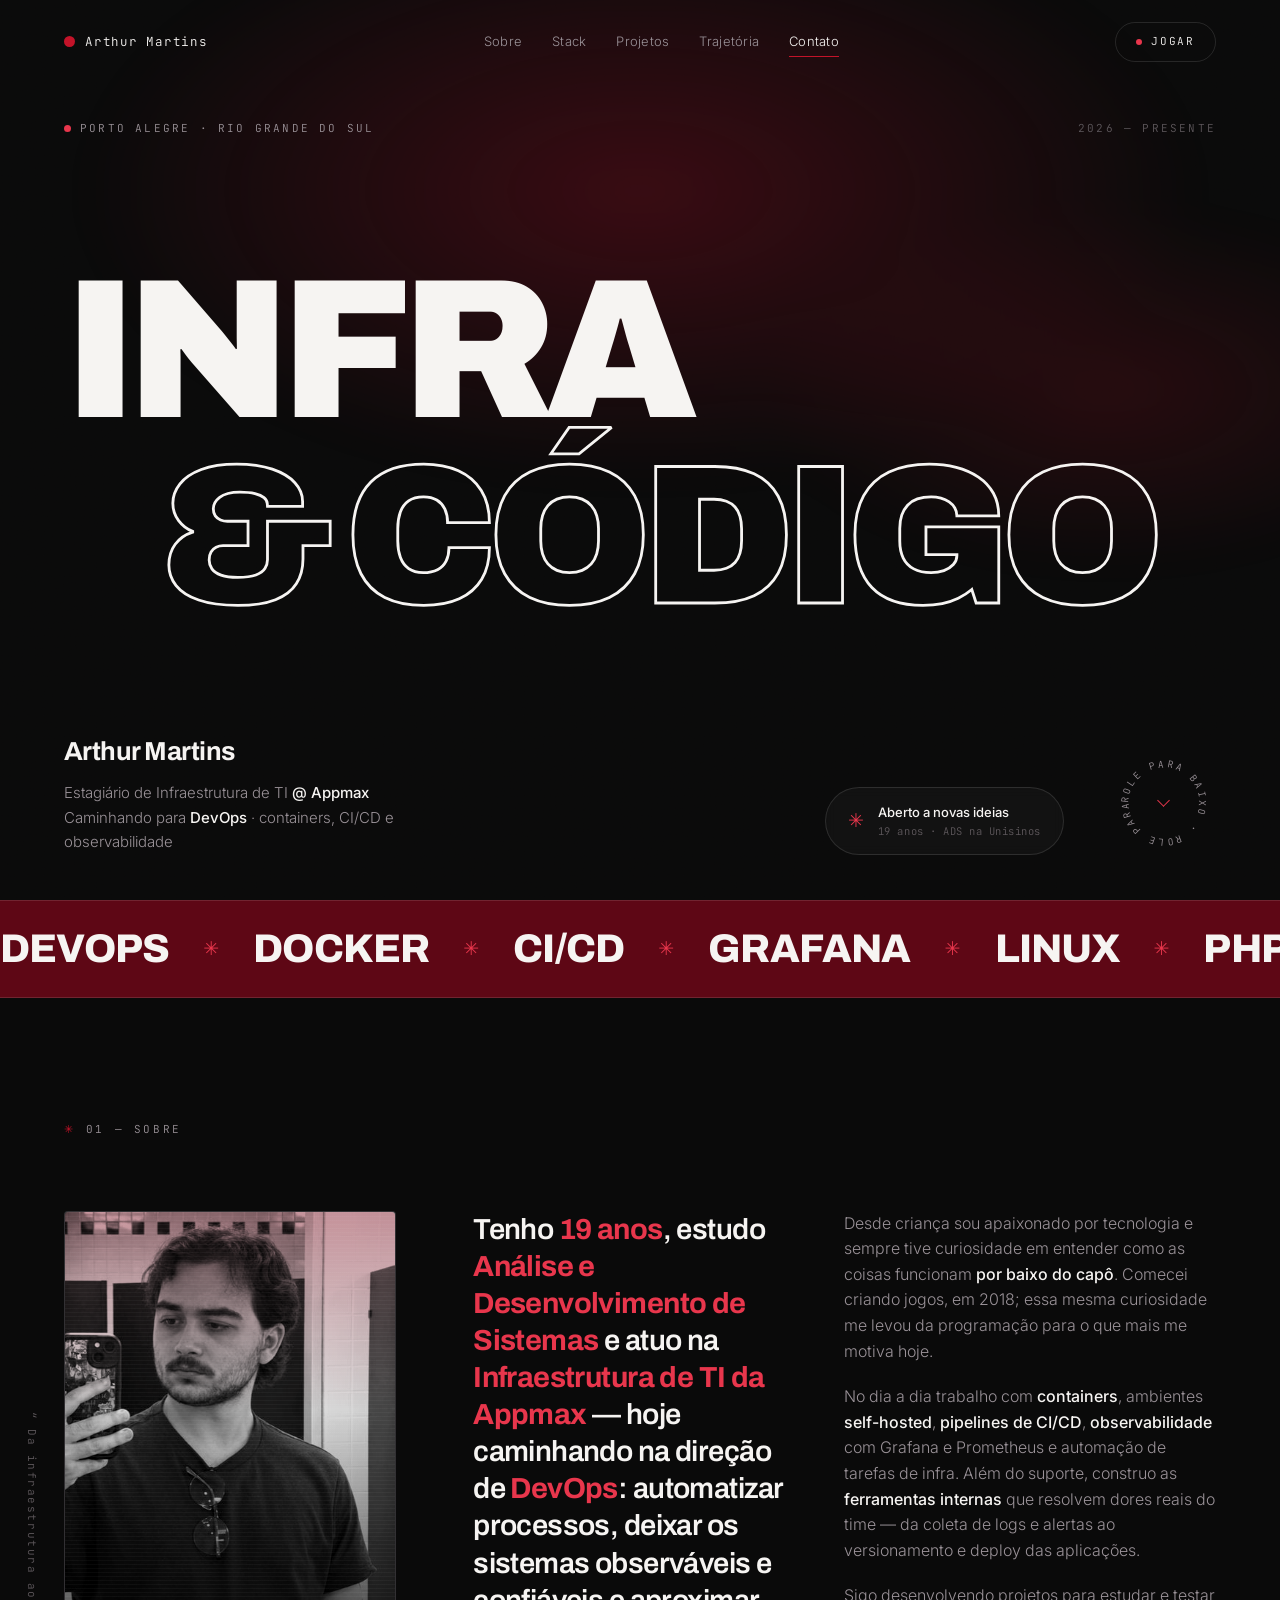
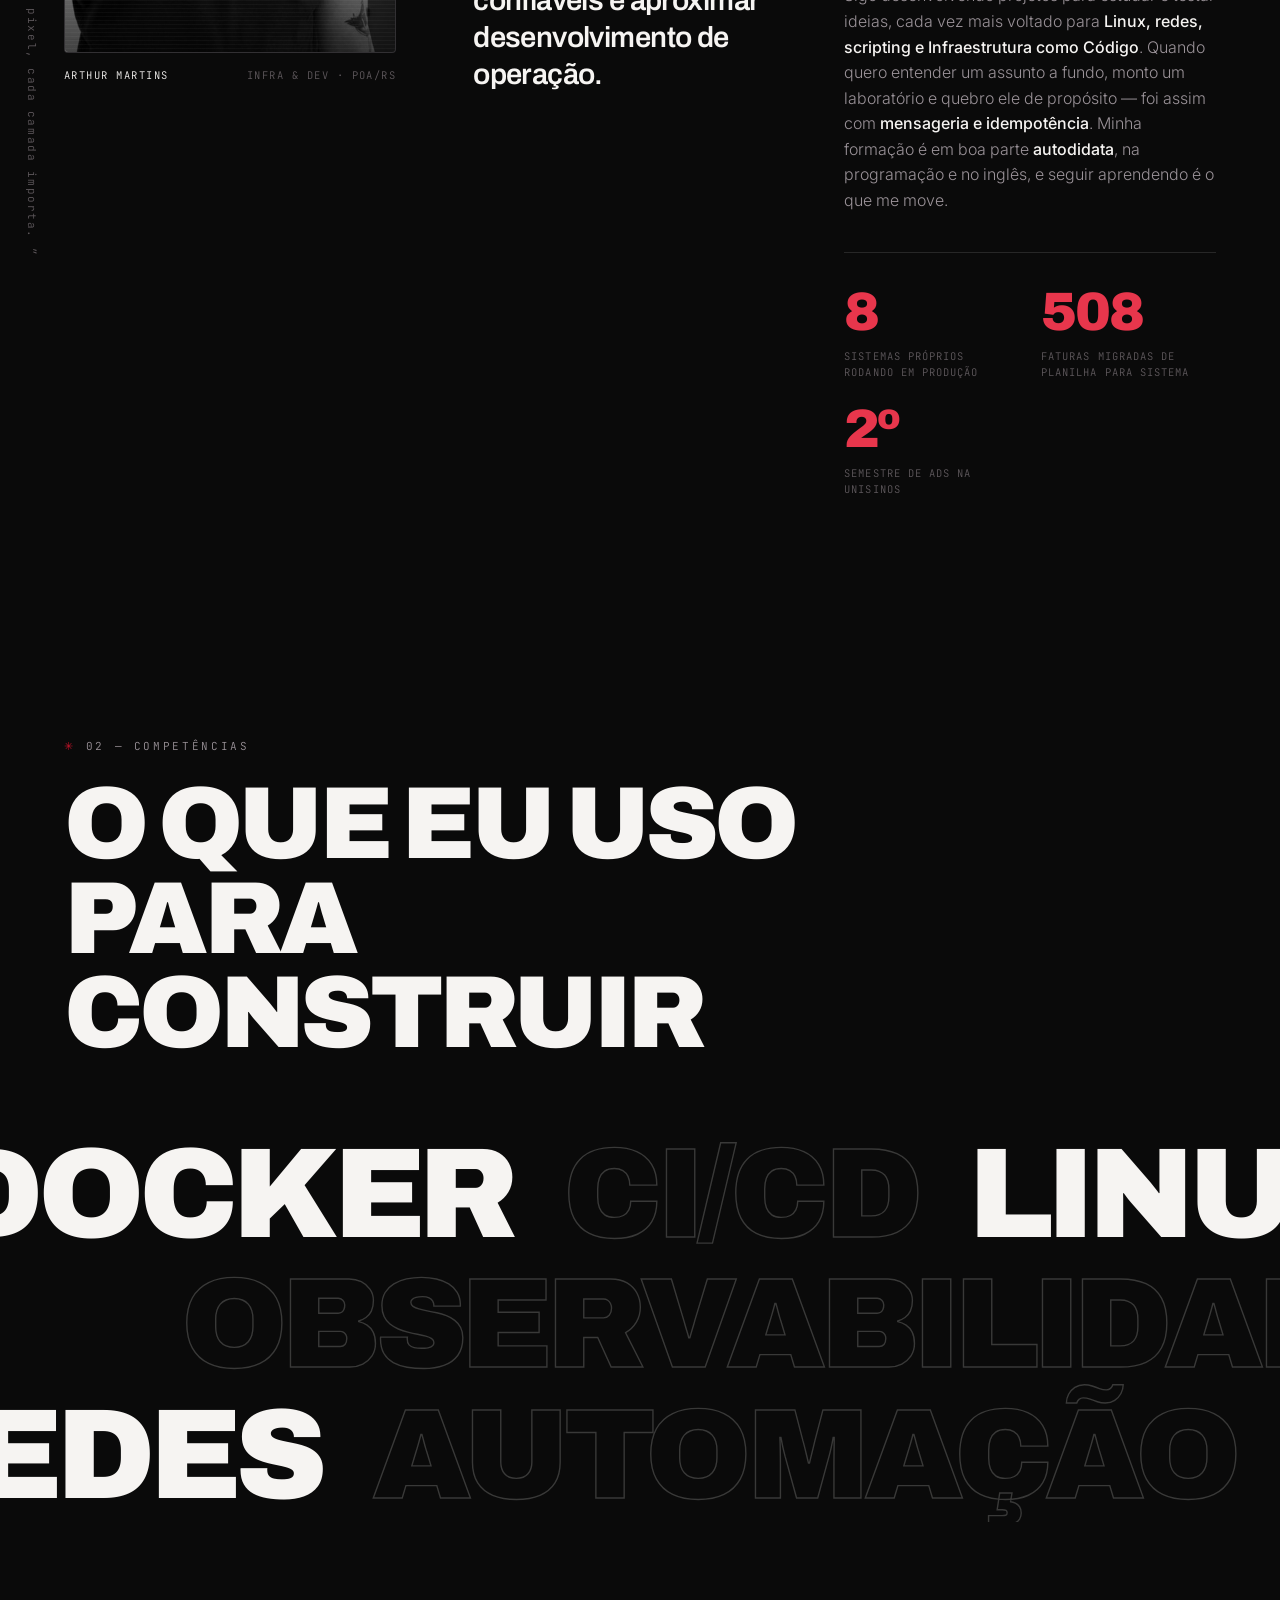
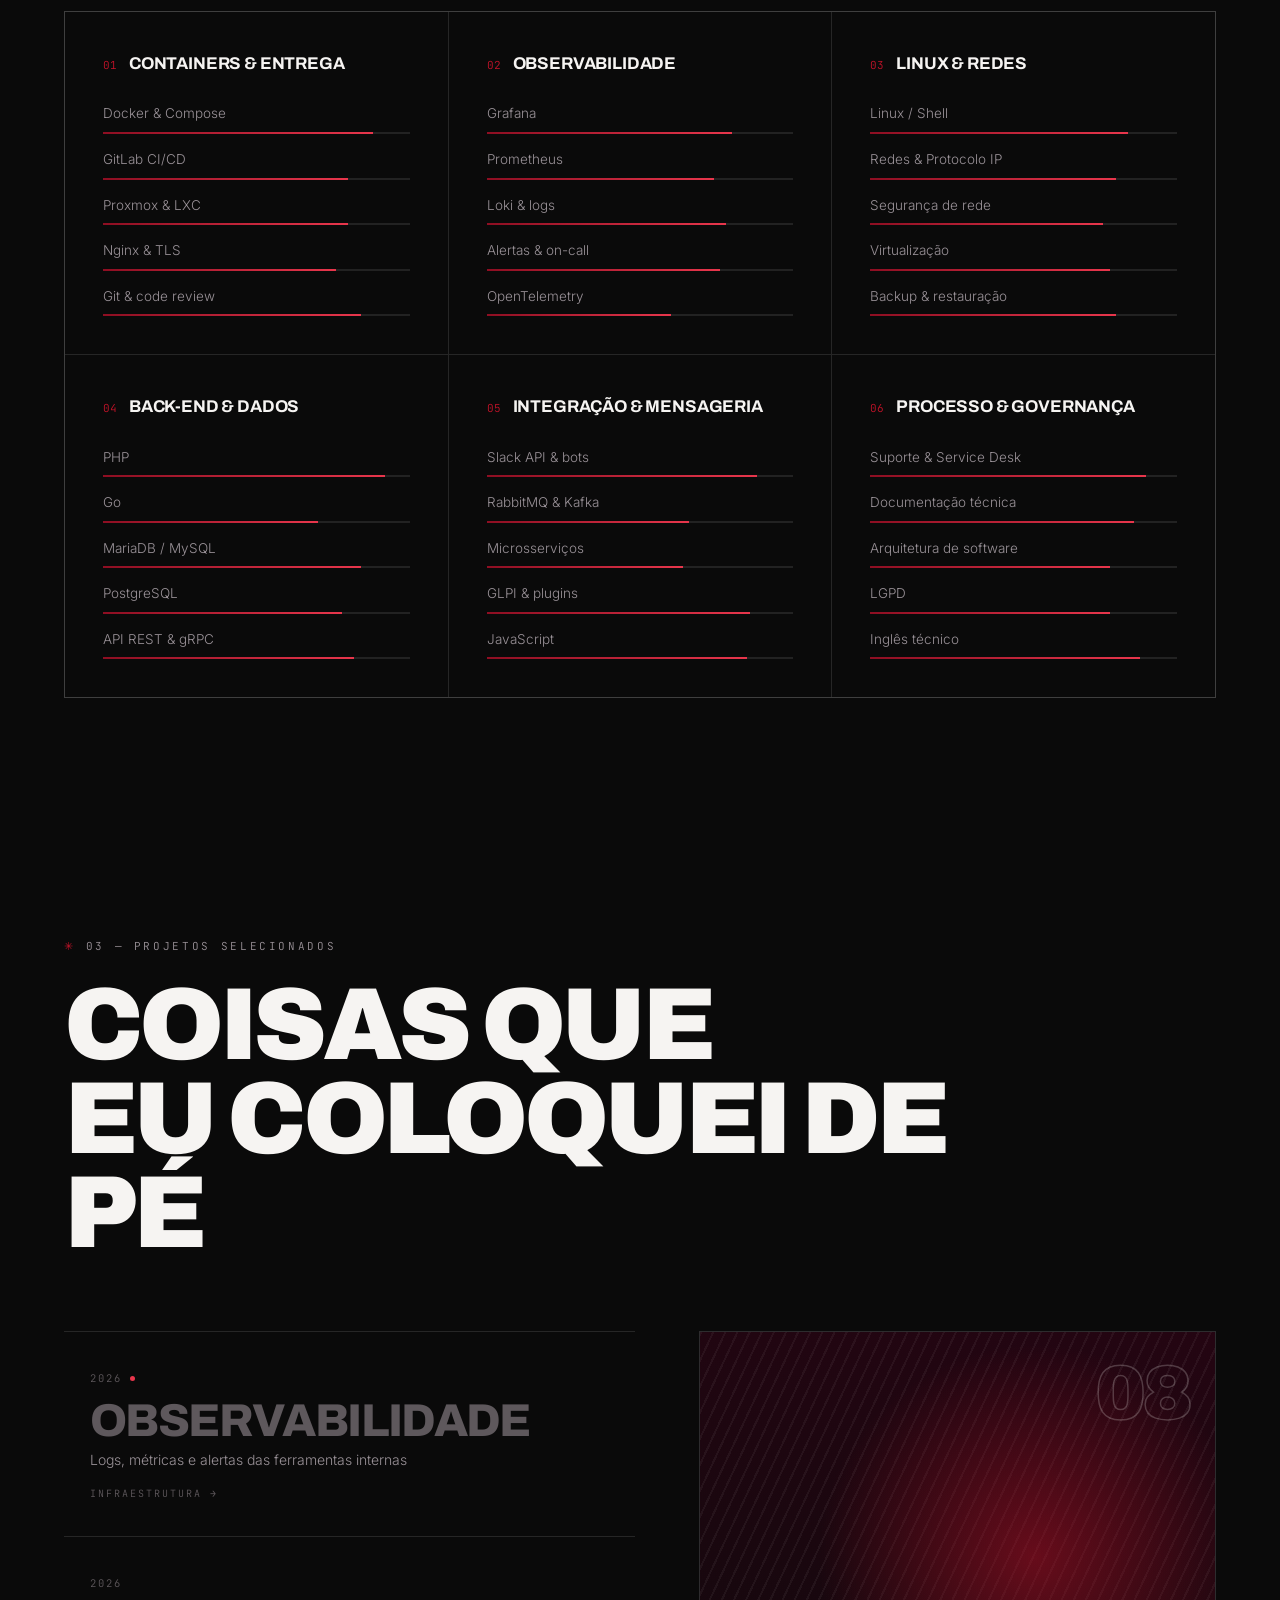
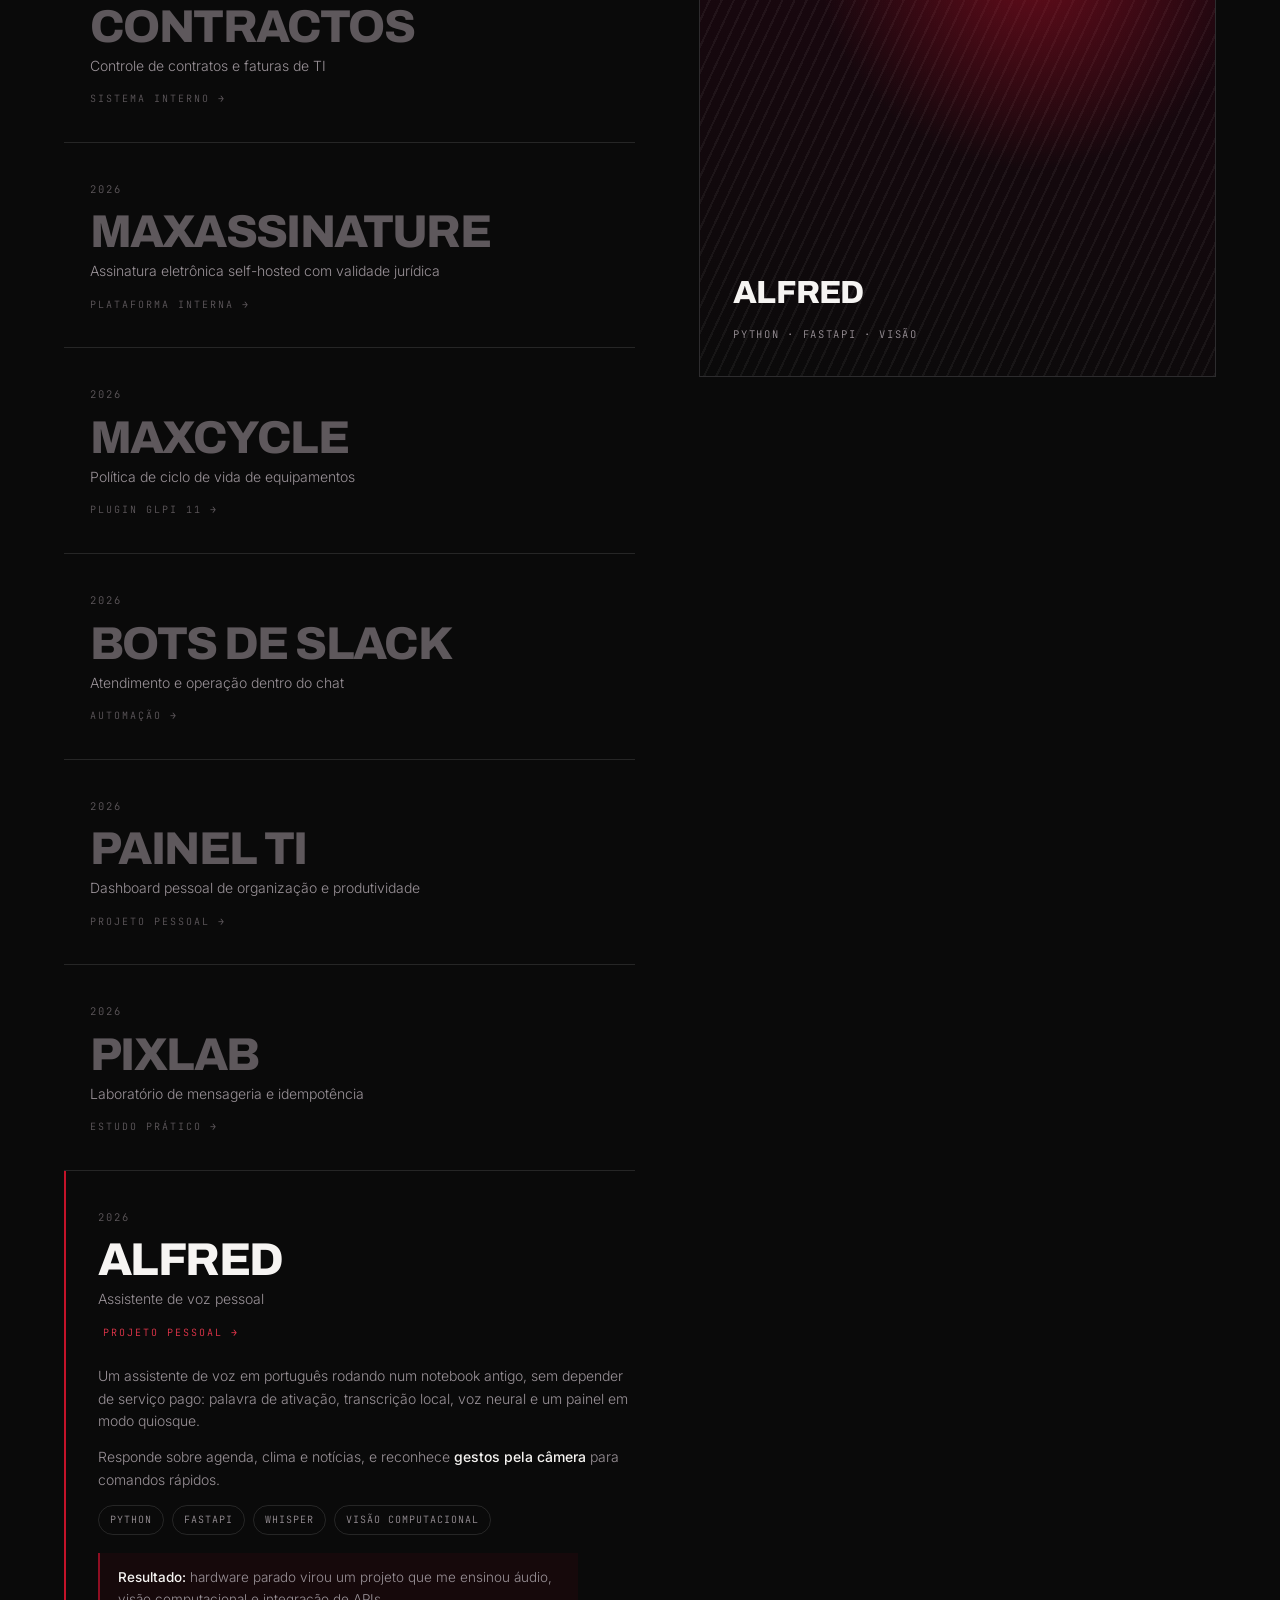
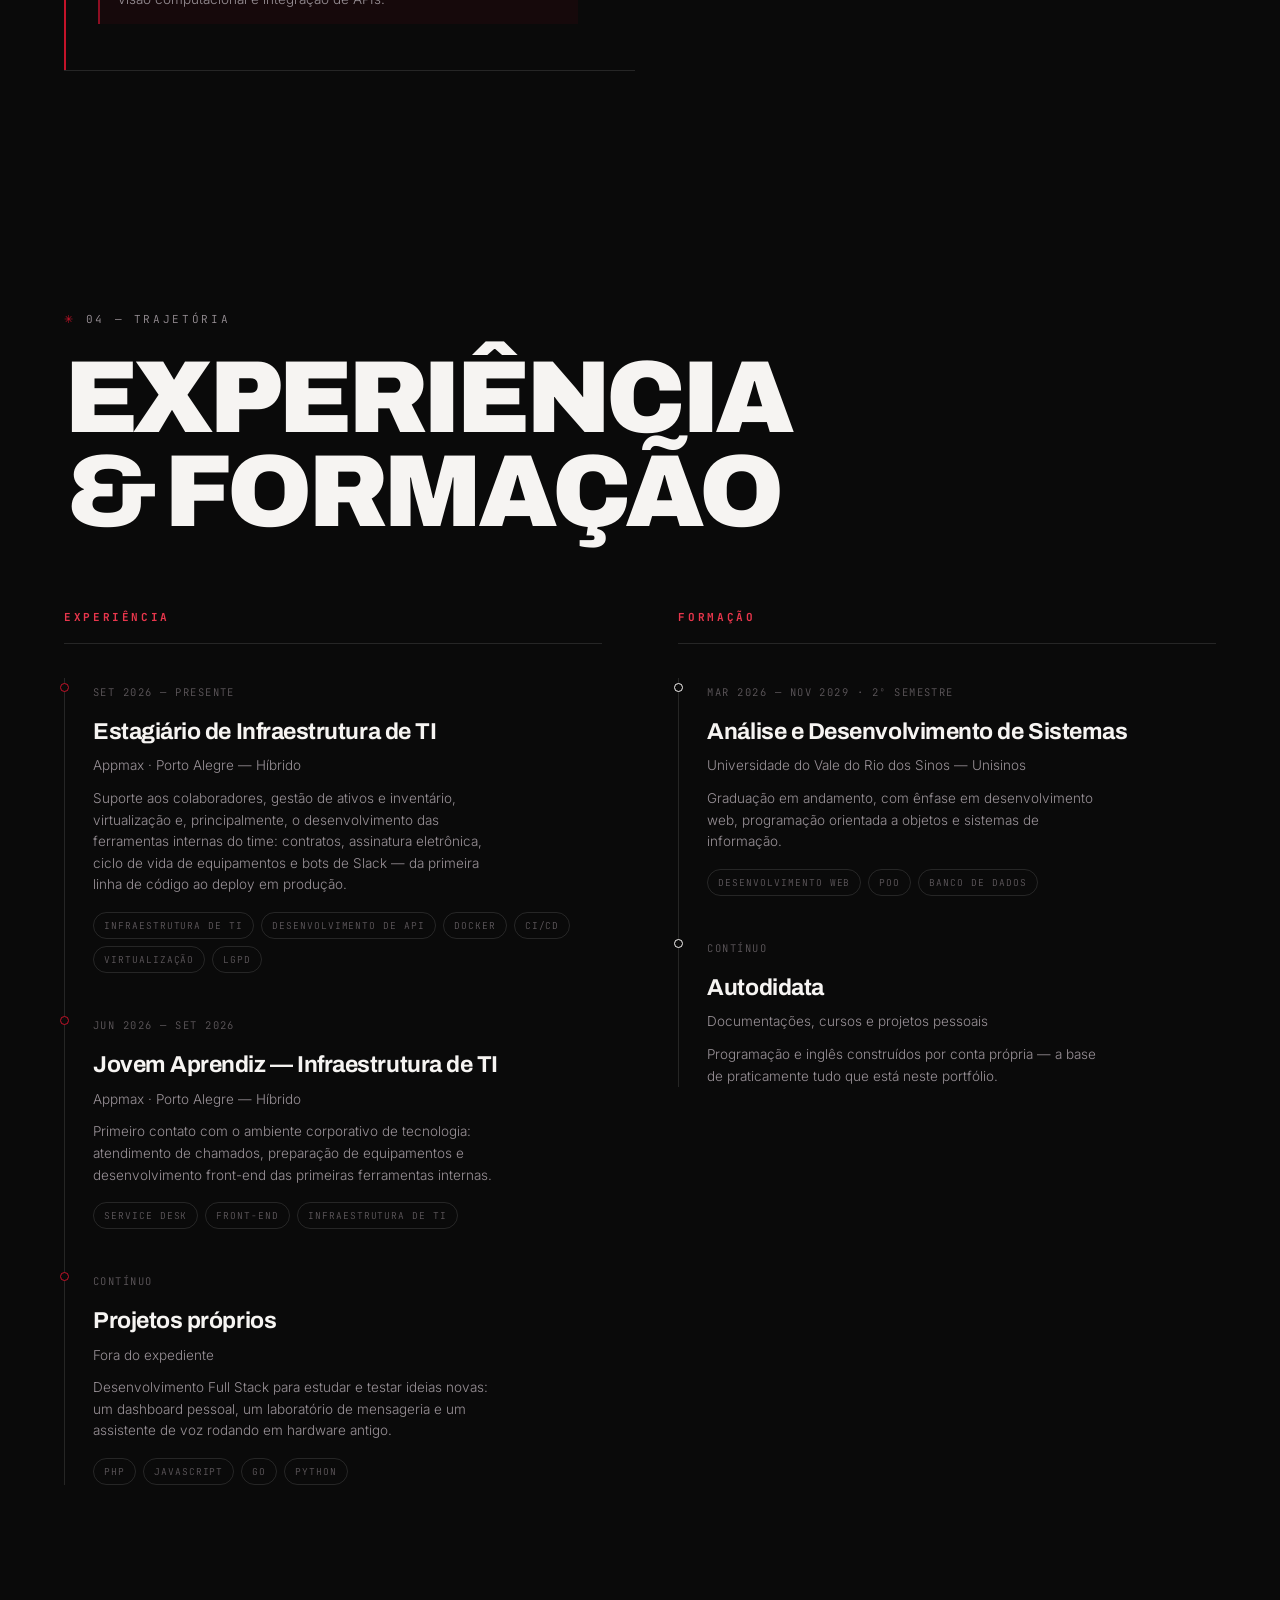
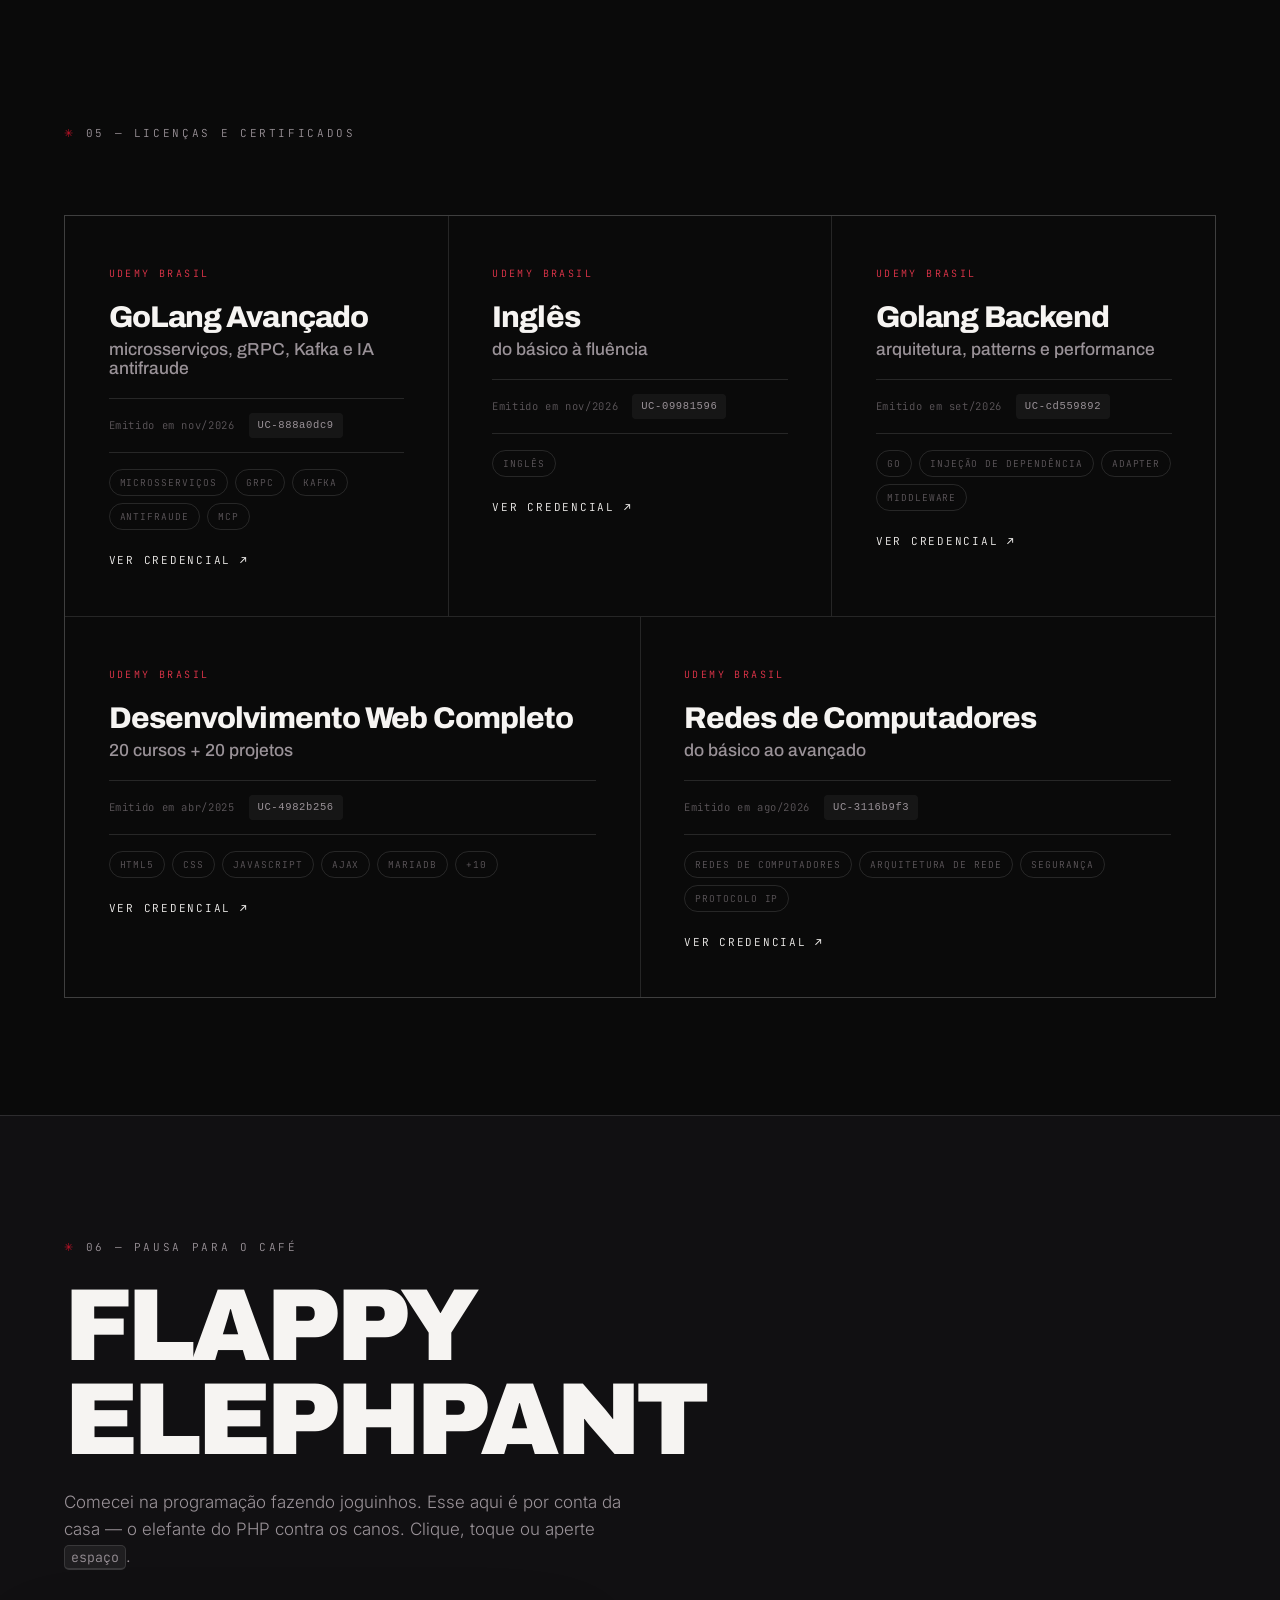
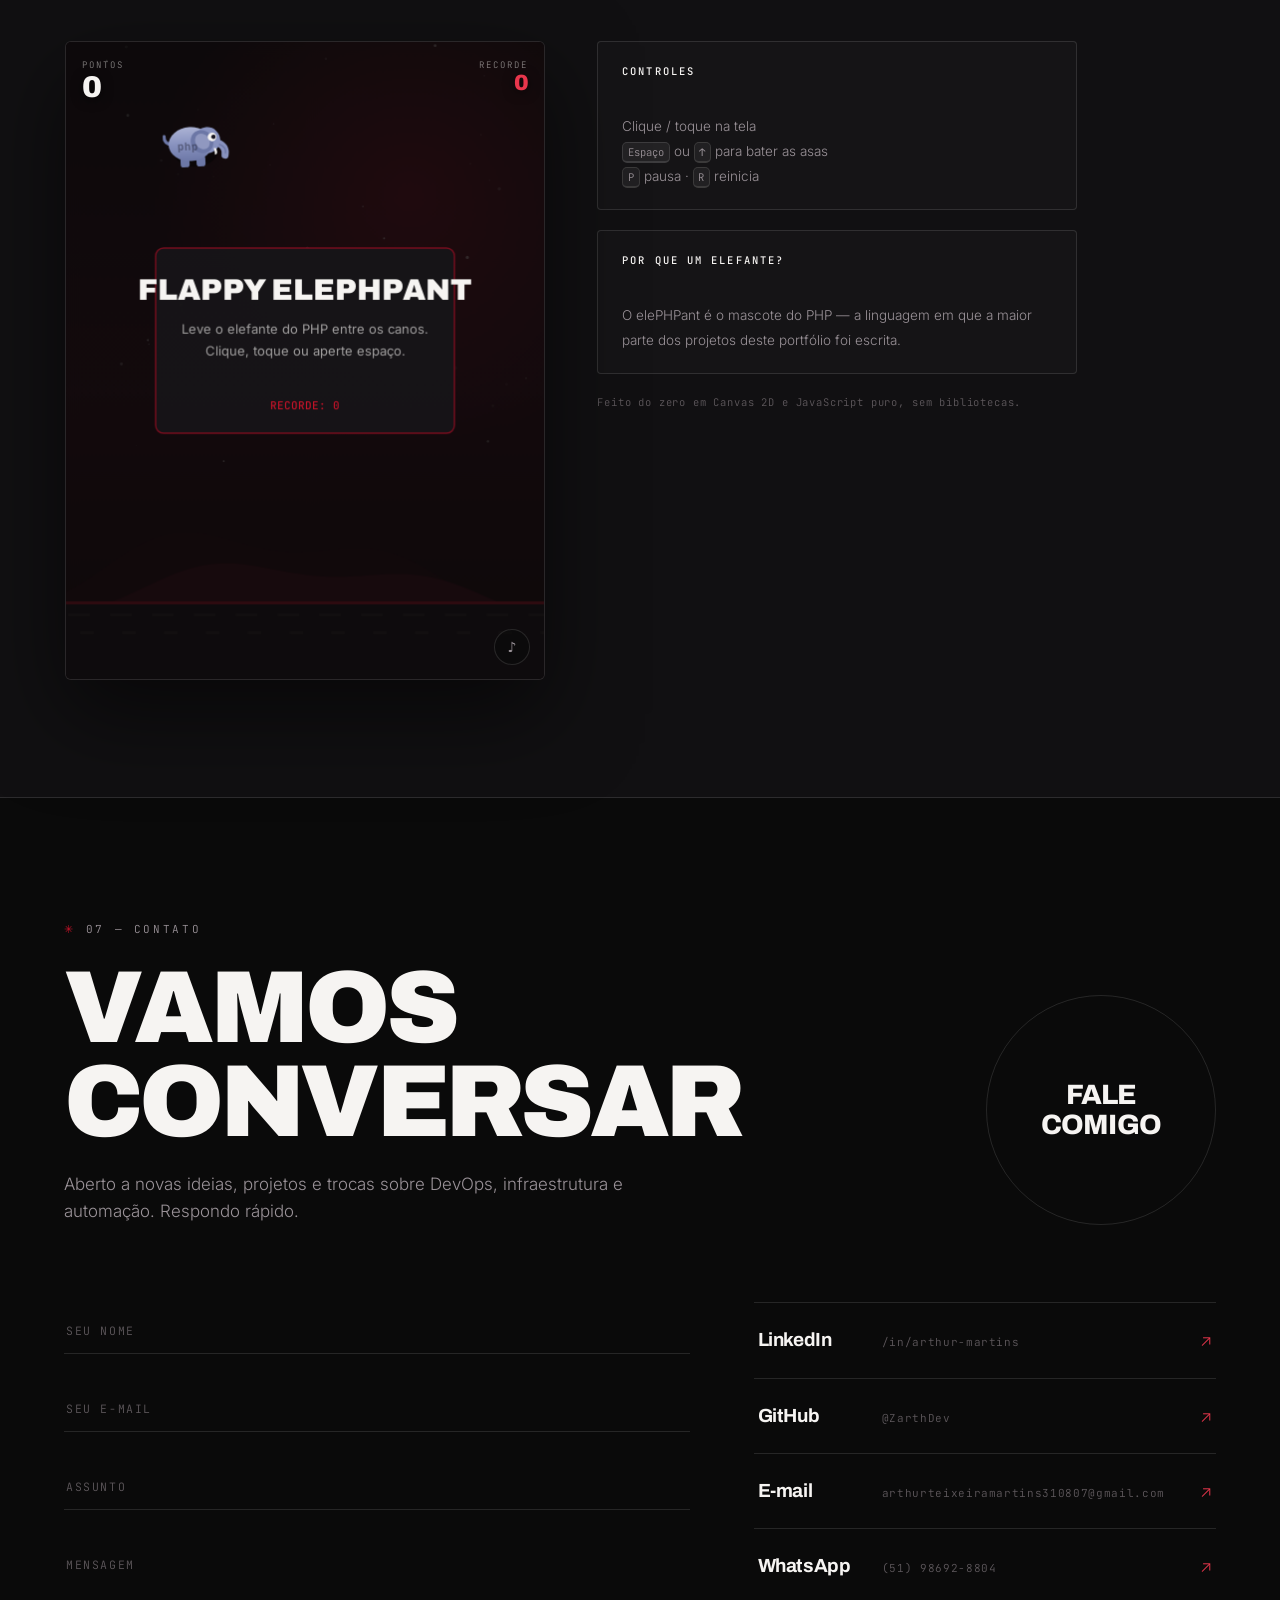
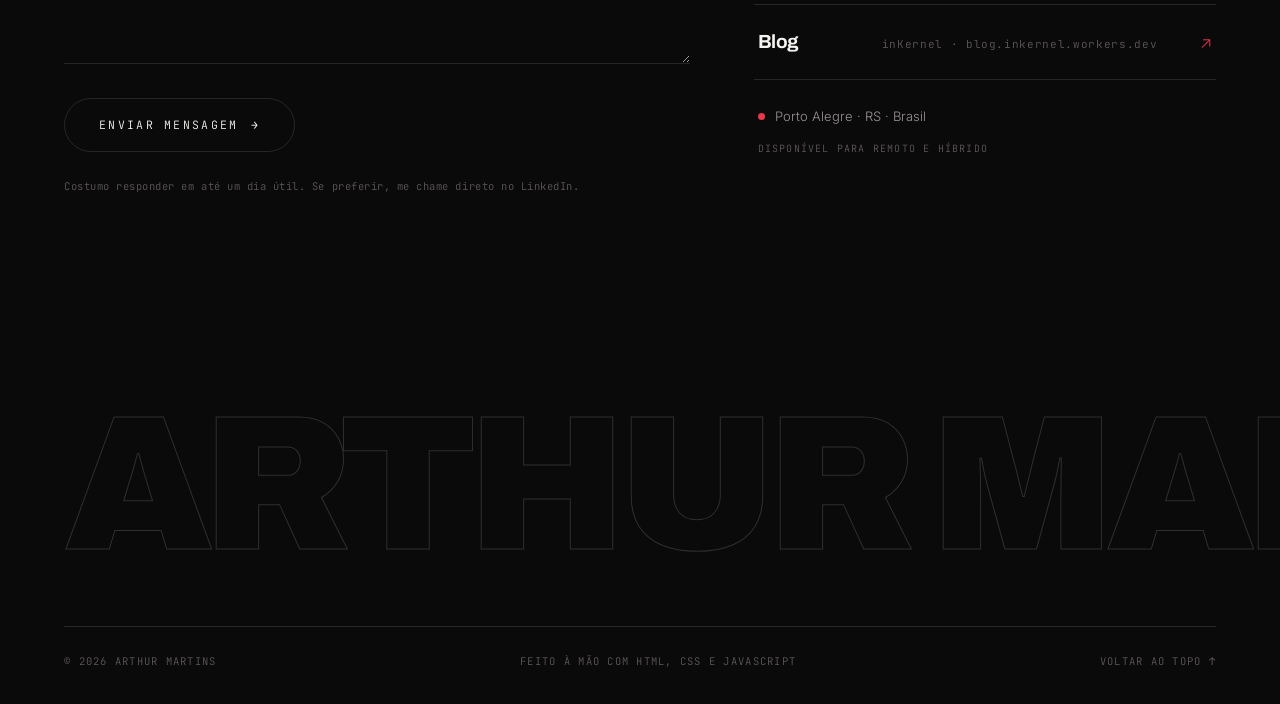
<file: index.html>
<!DOCTYPE html>
<html lang="pt-BR">
<head>
<meta charset="UTF-8">
<meta name="viewport" content="width=device-width, initial-scale=1, viewport-fit=cover">
<title>Arthur Martins — DevOps &amp; Infraestrutura de TI</title>
<meta name="description" content="Arthur Martins — Infraestrutura de TI na Appmax, caminhando para DevOps: containers, CI/CD, observabilidade com Grafana e Prometheus, automação e ferramentas internas em produção.">
<meta name="author" content="Arthur Martins">
<meta name="theme-color" content="#0A0A0A">

<meta property="og:type" content="website">
<meta property="og:title" content="Arthur Martins — DevOps &amp; Infraestrutura de TI">
<meta property="og:description" content="Infraestrutura de TI na Appmax: containers, CI/CD, observabilidade e automação. Ferramentas internas que vão do código ao deploy.">
<meta property="og:locale" content="pt_BR">
<meta property="og:image" content="assets/og.jpg">
<meta name="twitter:card" content="summary_large_image">
<meta name="twitter:image" content="assets/og.jpg">

<link rel="icon" href="assets/favicon.svg" type="image/svg+xml">
<link rel="alternate icon" href="favicon.ico" sizes="any">
<link rel="apple-touch-icon" href="assets/apple-touch-icon.png">
<link rel="preconnect" href="https://fonts.googleapis.com">
<link rel="preconnect" href="https://fonts.gstatic.com" crossorigin>
<link href="https://fonts.googleapis.com/css2?family=Archivo:wght@400;500;600;700;800;900&family=Inter:wght@300;400;500;600&family=JetBrains+Mono:wght@400;500&display=swap" rel="stylesheet">
<link rel="stylesheet" href="css/style.css">
</head>
<body>

<!-- ============ PRELOADER ============ -->
<div class="loader" id="loader" aria-hidden="true">
  <div class="loader__bar"><span id="loaderFill"></span></div>
  <div class="loader__count"><span id="loaderNum">0</span><i>%</i></div>
  <div class="loader__label">carregando</div>
</div>

<!-- ============ CURSOR ============ -->
<div class="cursor" id="cursor" aria-hidden="true"><span></span></div>

<!-- ============ NAV ============ -->
<header class="nav" id="nav">
  <a href="#top" class="nav__brand" data-magnet>
    <span class="nav__mark"></span>
    <span>Arthur&nbsp;Martins</span>
  </a>
  <nav class="nav__links" aria-label="Navegação principal">
    <a href="#sobre">Sobre</a>
    <a href="#stack">Stack</a>
    <a href="#projetos">Projetos</a>
    <a href="#trajetoria">Trajetória</a>
    <a href="#contato">Contato</a>
  </nav>
  <a href="#game" class="nav__game" data-magnet>
    <span class="nav__game-dot"></span> Jogar
  </a>
  <button class="nav__burger" id="burger" aria-label="Abrir menu" aria-expanded="false">
    <span></span><span></span>
  </button>
</header>

<div class="menu" id="menu" aria-hidden="true">
  <div class="menu__list">
    <a href="#sobre"><em>01</em> Sobre</a>
    <a href="#stack"><em>02</em> Stack</a>
    <a href="#projetos"><em>03</em> Projetos</a>
    <a href="#trajetoria"><em>04</em> Trajetória</a>
    <a href="#certificados"><em>05</em> Certificados</a>
    <a href="#contato"><em>06</em> Contato</a>
    <a href="#game"><em>07</em> Flappy ElePHPant</a>
  </div>
  <div class="menu__foot">
    <a href="https://www.linkedin.com/in/arthur-martins-2720782b7/" target="_blank" rel="noopener">LinkedIn</a>
    <a href="https://github.com/ZarthDev" target="_blank" rel="noopener">GitHub</a>
    <a href="https://blog.inkernel.workers.dev/" target="_blank" rel="noopener">Blog</a>
  </div>
</div>

<main id="top">

<!-- ============ HERO ============ -->
<section class="hero">
  <div class="hero__grain" aria-hidden="true"></div>
  <div class="hero__glow" aria-hidden="true"></div>

  <div class="hero__top">
    <p class="eyebrow"><span class="pulse"></span> Porto Alegre · Rio Grande do Sul</p>
    <p class="eyebrow eyebrow--right">2026 — presente</p>
  </div>

  <h1 class="hero__title">
    <span class="l"><span>INFRA</span></span>
    <span class="l l--in"><span>&amp; CÓDIGO</span></span>
  </h1>

  <div class="hero__bottom">
    <div class="hero__id">
      <p class="hero__name">Arthur Martins</p>
      <p class="hero__role">Estagiário de Infraestrutura de TI <b>@ Appmax</b><br>Caminhando para <b>DevOps</b> · containers, CI/CD e observabilidade</p>
    </div>
    <div class="hero__status">
      <div class="badge">
        <span class="badge__star">✳</span>
        <div>
          <strong>Aberto a novas ideias</strong>
          <small>19 anos · ADS na Unisinos</small>
        </div>
      </div>
      <a href="#sobre" class="scrollcue" aria-label="Rolar para baixo">
        <svg viewBox="0 0 100 100" aria-hidden="true">
          <defs><path id="circ" d="M50,50 m-34,0 a34,34 0 1,1 68,0 a34,34 0 1,1 -68,0"></path></defs>
          <text><textPath href="#circ">ROLE PARA BAIXO · ROLE PARA BAIXO · </textPath></text>
        </svg>
        <i class="scrollcue__arrow"></i>
      </a>
    </div>
  </div>
</section>

<!-- ============ MARQUEE ============ -->
<div class="marquee" aria-hidden="true">
  <div class="marquee__track">
    <span>DEVOPS</span><i>✳</i><span>DOCKER</span><i>✳</i><span>CI/CD</span><i>✳</i><span>GRAFANA</span><i>✳</i><span>LINUX</span><i>✳</i><span>PHP</span><i>✳</i><span>GO</span><i>✳</i><span>REDES</span><i>✳</i>
    <span>DEVOPS</span><i>✳</i><span>DOCKER</span><i>✳</i><span>CI/CD</span><i>✳</i><span>GRAFANA</span><i>✳</i><span>LINUX</span><i>✳</i><span>PHP</span><i>✳</i><span>GO</span><i>✳</i><span>REDES</span><i>✳</i>
  </div>
</div>

<!-- ============ SOBRE ============ -->
<section class="section sobre" id="sobre">
  <p class="side-quote" aria-hidden="true">“ Da infraestrutura ao pixel, cada camada importa. ”</p>

  <header class="section__head">
    <span class="tag"><i>✳</i> 01 — Sobre</span>
  </header>

  <div class="sobre__grid">
    <figure class="portrait reveal">
      <div class="portrait__frame">
        <img src="assets/arthur.jpg"
             srcset="assets/arthur-sm.jpg 450w, assets/arthur.jpg 900w"
             sizes="(max-width: 860px) 340px, 30vw"
             alt="Retrato de Arthur Martins" width="900" height="1200" loading="lazy" decoding="async">
        <span class="portrait__grid" aria-hidden="true"></span>
      </div>
      <figcaption>
        <span class="portrait__name">Arthur Martins</span>
        <span class="portrait__meta">Infra &amp; Dev · POA/RS</span>
      </figcaption>
    </figure>

    <div class="sobre__text">
    <div class="sobre__lead reveal">
      <p>Tenho <b>19 anos</b>, estudo <b>Análise e Desenvolvimento de Sistemas</b> e atuo na <b>Infraestrutura de TI da Appmax</b> — hoje caminhando na direção de <b>DevOps</b>: automatizar processos, deixar os sistemas observáveis e confiáveis e aproximar desenvolvimento de operação.</p>
    </div>
    <div class="sobre__body">
      <p class="reveal">Desde criança sou apaixonado por tecnologia e sempre tive curiosidade em entender como as coisas funcionam <b>por baixo do capô</b>. Comecei criando jogos, em 2018; essa mesma curiosidade me levou da programação para o que mais me motiva hoje.</p>
      <p class="reveal">No dia a dia trabalho com <b>containers</b>, ambientes <b>self-hosted</b>, <b>pipelines de CI/CD</b>, <b>observabilidade</b> com Grafana e Prometheus e automação de tarefas de infra. Além do suporte, construo as <b>ferramentas internas</b> que resolvem dores reais do time — da coleta de logs e alertas ao versionamento e deploy das aplicações.</p>
      <p class="reveal">Sigo desenvolvendo projetos para estudar e testar ideias, cada vez mais voltado para <b>Linux, redes, scripting e Infraestrutura como Código</b>. Quando quero entender um assunto a fundo, monto um laboratório e quebro ele de propósito — foi assim com <b>mensageria e idempotência</b>. Minha formação é em boa parte <b>autodidata</b>, na programação e no inglês, e seguir aprendendo é o que me move.</p>

      <div class="stats reveal">
        <div class="stat"><b data-count="8">0</b><span>sistemas próprios rodando em produção</span></div>
        <div class="stat"><b data-count="508">0</b><span>faturas migradas de planilha para sistema</span></div>
        <div class="stat"><b data-count="2" data-suffix="º">0</b><span>semestre de ADS na Unisinos</span></div>
      </div>
    </div>
    </div>
  </div>
</section>

<!-- ============ STACK ============ -->
<section class="section stack" id="stack">
  <header class="section__head">
    <span class="tag"><i>✳</i> 02 — Competências</span>
    <h2 class="section__title">O que eu uso<br>para construir</h2>
  </header>

  <div class="drift" aria-hidden="true">
    <div class="drift__row" data-drift="-1"><span>DOCKER</span><span class="ghost">CI/CD</span><span>LINUX</span></div>
    <div class="drift__row" data-drift="1"><span class="ghost">OBSERVABILIDADE</span><span>PHP</span><span class="ghost">GO</span></div>
    <div class="drift__row" data-drift="-1"><span>REDES</span><span class="ghost">AUTOMAÇÃO</span><span>IaC</span></div>
  </div>

  <div class="skills">
    <article class="skillcard reveal">
      <header><span class="skillcard__n">01</span><h3>Containers &amp; Entrega</h3></header>
      <ul>
        <li><span>Docker &amp; Compose</span><i data-level="88"></i></li>
        <li><span>GitLab CI/CD</span><i data-level="80"></i></li>
        <li><span>Proxmox &amp; LXC</span><i data-level="80"></i></li>
        <li><span>Nginx &amp; TLS</span><i data-level="76"></i></li>
        <li><span>Git &amp; code review</span><i data-level="84"></i></li>
      </ul>
    </article>

    <article class="skillcard reveal">
      <header><span class="skillcard__n">02</span><h3>Observabilidade</h3></header>
      <ul>
        <li><span>Grafana</span><i data-level="80"></i></li>
        <li><span>Prometheus</span><i data-level="74"></i></li>
        <li><span>Loki &amp; logs</span><i data-level="78"></i></li>
        <li><span>Alertas &amp; on-call</span><i data-level="76"></i></li>
        <li><span>OpenTelemetry</span><i data-level="60"></i></li>
      </ul>
    </article>

    <article class="skillcard reveal">
      <header><span class="skillcard__n">03</span><h3>Linux &amp; Redes</h3></header>
      <ul>
        <li><span>Linux / Shell</span><i data-level="84"></i></li>
        <li><span>Redes &amp; Protocolo IP</span><i data-level="80"></i></li>
        <li><span>Segurança de rede</span><i data-level="76"></i></li>
        <li><span>Virtualização</span><i data-level="78"></i></li>
        <li><span>Backup &amp; restauração</span><i data-level="80"></i></li>
      </ul>
    </article>

    <article class="skillcard reveal">
      <header><span class="skillcard__n">04</span><h3>Back-end &amp; Dados</h3></header>
      <ul>
        <li><span>PHP</span><i data-level="92"></i></li>
        <li><span>Go</span><i data-level="70"></i></li>
        <li><span>MariaDB / MySQL</span><i data-level="84"></i></li>
        <li><span>PostgreSQL</span><i data-level="78"></i></li>
        <li><span>API REST &amp; gRPC</span><i data-level="82"></i></li>
      </ul>
    </article>

    <article class="skillcard reveal">
      <header><span class="skillcard__n">05</span><h3>Integração &amp; Mensageria</h3></header>
      <ul>
        <li><span>Slack API &amp; bots</span><i data-level="88"></i></li>
        <li><span>RabbitMQ &amp; Kafka</span><i data-level="66"></i></li>
        <li><span>Microsserviços</span><i data-level="64"></i></li>
        <li><span>GLPI &amp; plugins</span><i data-level="86"></i></li>
        <li><span>JavaScript</span><i data-level="85"></i></li>
      </ul>
    </article>

    <article class="skillcard reveal">
      <header><span class="skillcard__n">06</span><h3>Processo &amp; Governança</h3></header>
      <ul>
        <li><span>Suporte &amp; Service Desk</span><i data-level="90"></i></li>
        <li><span>Documentação técnica</span><i data-level="86"></i></li>
        <li><span>Arquitetura de software</span><i data-level="78"></i></li>
        <li><span>LGPD</span><i data-level="78"></i></li>
        <li><span>Inglês técnico</span><i data-level="88"></i></li>
      </ul>
    </article>
  </div>
</section>

<!-- ============ PROJETOS ============ -->
<section class="section works" id="projetos">
  <header class="section__head">
    <span class="tag"><i>✳</i> 03 — Projetos selecionados</span>
    <h2 class="section__title">Coisas que<br>eu coloquei de pé</h2>
  </header>

  <div class="works__grid">
    <div class="works__list" id="worksList">

      <article class="work is-active" data-work="1">
        <span class="work__year">2026 <i class="work__dot"></i></span>
        <h3>Observabilidade</h3>
        <p>Logs, métricas e alertas das ferramentas internas</p>
        <span class="work__cat">Infraestrutura &rarr;</span>
        <div class="work__panel">
          <div class="work__panel-in">
          <p>As ferramentas internas rodavam sem ninguém olhando: quando uma parava, a gente descobria pelo usuário reclamando. Faltava um lugar único para ver log, métrica e alerta.</p>
          <p>Avaliei as opções e escolhi a <b>stack do Grafana</b> — <b>Loki</b> para logs, <b>Prometheus</b> para métricas, <b>Tempo</b> para traces e <b>Alloy</b> como coletor OpenTelemetry — porque o Loki indexa só as etiquetas e cabe na memória disponível do host, que era o gargalo real. Elastic, OpenSearch, SigNoz e Graylog ficaram pelo caminho por peso ou maturidade.</p>
          <p>Subi tudo em container próprio e liguei no Grafana que o time já usava, com <b>alertas caindo direto no Slack</b>.</p>
          <ul class="work__tags"><li>Grafana</li><li>Loki</li><li>Prometheus</li><li>Tempo</li><li>OpenTelemetry</li><li>Docker</li><li>Proxmox</li></ul>
          <p class="work__result"><b>Resultado:</b> 25 alertas ativos avisando no Slack antes do usuário perceber — e uma decisão de arquitetura tomada pelo que cabia na infra, não pelo que era moda.</p>
          </div>
        </div>
      </article>

      <article class="work" data-work="2">
        <span class="work__year">2026</span>
        <h3>ContractOS</h3>
        <p>Controle de contratos e faturas de TI</p>
        <span class="work__cat">Sistema interno &rarr;</span>
        <div class="work__panel">
          <div class="work__panel-in">
          <p>O time de TI controlava quase cem fornecedores numa planilha manual: quem é o responsável, quanto custa por mês, se a fatura do ciclo já chegou. Dava retrabalho e passava vencimento batido.</p>
          <p>Construí a aplicação que substituiu a planilha, com <b>alertas automáticos</b> de fatura em atraso ou não registrada, painel por responsável, histórico mensal e <b>leitura automática do PDF da fatura</b> para pré-preencher o lançamento. Migrei o histórico inteiro célula a célula — e no caminho descobri linhas com subtotais disfarçados de valor, que inflavam a estimativa anual.</p>
          <p>Roda em container próprio com <b>HTTPS</b> e certificado interno, e é publicado por <b>pipeline no GitLab</b>: a branch principal é protegida, tudo entra por merge request.</p>
          <ul class="work__tags"><li>PHP</li><li>MySQL</li><li>Docker</li><li>GitLab CI/CD</li><li>Nginx</li><li>Slack API</li><li>OCR</li></ul>
          <p class="work__result"><b>Resultado:</b> 508 faturas e quase cem fornecedores saíram da planilha, com alerta automático de vencimento e rastreio de quem registrou o quê.</p>
          </div>
        </div>
      </article>

      <article class="work" data-work="3">
        <span class="work__year">2026</span>
        <h3>MaxAssinature</h3>
        <p>Assinatura eletrônica self-hosted com validade jurídica</p>
        <span class="work__cat">Plataforma interna &rarr;</span>
        <div class="work__panel">
          <div class="work__panel-in">
          <p>Emitir e coletar assinaturas de termos de responsabilidade era um processo manual e lento — e as opções de mercado cobravam por documento e mantinham dados sensíveis em nuvem de terceiros.</p>
          <p>Construí uma plataforma <b>self-hosted</b> sobre o motor open-source Documenso, com uma <b>API própria em PHP</b> que orquestra todo o fluxo: recebe os PDFs, gera a página final de assinaturas, isola documentos por time, integra com o Slack e oferece verificação pública de autenticidade por <b>hash SHA-256</b>. Padrão PAdES com carimbo de tempo.</p>
          <p>Depois escrevi um <b>worker em Go</b> que cifra e envia os documentos assinados para armazenamento externo, de forma idempotente e com trilha do que já subiu.</p>
          <ul class="work__tags"><li>PHP</li><li>Go</li><li>Docker</li><li>PostgreSQL</li><li>MinIO</li><li>Slack API</li></ul>
          <p class="work__result"><b>Resultado:</b> custo por documento eliminado, dados na infraestrutura própria da empresa (LGPD) e backup cifrado fora da casa.</p>
          </div>
        </div>
      </article>

      <article class="work" data-work="4">
        <span class="work__year">2026</span>
        <h3>MaxCycle</h3>
        <p>Política de ciclo de vida de equipamentos</p>
        <span class="work__cat">Plugin GLPI 11 &rarr;</span>
        <div class="work__panel">
          <div class="work__panel-in">
          <p>Admissão, troca e desmobilização de equipamento eram controladas em planilhas paralelas ao sistema de chamados — o que não batia com o inventário real.</p>
          <p>Desenvolvi um plugin que leva a política inteira para dentro do GLPI: controle de estoque, reserva de equipamento por cargo na admissão, lotes de desmobilização com aprovação do financeiro e avisos no canal da TI por um <b>bot de Slack próprio</b>, com resumo semanal.</p>
          <ul class="work__tags"><li>PHP</li><li>GLPI 11</li><li>Slack API</li><li>Docker</li><li>MySQL</li></ul>
          <p class="work__result"><b>Resultado:</b> a política saiu do papel e virou fluxo dentro da ferramenta que o time já usa.</p>
          </div>
        </div>
      </article>

      <article class="work" data-work="5">
        <span class="work__year">2026</span>
        <h3>Bots de Slack</h3>
        <p>Atendimento e operação dentro do chat</p>
        <span class="work__cat">Automação &rarr;</span>
        <div class="work__panel">
          <div class="work__panel-in">
          <p>Dois bots em PHP que tiram o time de dentro de painéis: um deixa registrar e consultar faturas direto na conversa, com upload de anexo e paginação; o outro responde dúvidas comuns usando a base de conhecimento do service desk e, quando não resolve, abre o chamado sozinho.</p>
          <p>Ambos usam <b>Socket Mode</b>, modais, aba Início e mensagens efêmeras — com a regra de que o canal recebe só alertas e tudo que é resposta vai para a conversa privada.</p>
          <ul class="work__tags"><li>PHP</li><li>Slack API</li><li>Socket Mode</li><li>GLPI API</li><li>Docker</li></ul>
          <p class="work__result"><b>Resultado:</b> menos troca de contexto: a operação acontece onde o time já está.</p>
          </div>
        </div>
      </article>

      <article class="work" data-work="6">
        <span class="work__year">2026</span>
        <h3>Painel TI</h3>
        <p>Dashboard pessoal de organização e produtividade</p>
        <span class="work__cat">Projeto pessoal &rarr;</span>
        <div class="work__panel">
          <div class="work__panel-in">
          <p>Um painel só meu para não perder nada de vista no dia a dia da TI: demandas, agenda, metas, estudos e anotações em uma tela só.</p>
          <p>SPA em <b>JavaScript puro</b> com <b>gráficos desenhados em SVG na mão</b>, sem biblioteca; quadro kanban com arrastar e soltar; agenda via um <b>proxy em PHP</b> que interpreta o feed iCal, incluindo eventos recorrentes. Hoje ele também gera minhas notas diárias e o quadro de demandas direto no Obsidian.</p>
          <ul class="work__tags"><li>JavaScript</li><li>PHP</li><li>SVG</li><li>iCal</li><li>Docker</li></ul>
          <p class="work__result"><b>Resultado:</b> uma fonte só de verdade para o que estou fazendo, sincronizada sozinha.</p>
          </div>
        </div>
      </article>

      <article class="work" data-work="7">
        <span class="work__year">2026</span>
        <h3>PixLab</h3>
        <p>Laboratório de mensageria e idempotência</p>
        <span class="work__cat">Estudo prático &rarr;</span>
        <div class="work__panel">
          <div class="work__panel-in">
          <p>Para entender mensageria de verdade, montei uma central de pagamentos falsa que falha de propósito: o banco simulado é lento e devolve timeout em um quarto das chamadas.</p>
          <p>A partir daí percorri o caminho inteiro — chave de idempotência, fila com <b>RabbitMQ</b>, retry com DLQ, consumidor que sobrevive a crash antes do ack, <b>Transactional Outbox</b> e por fim <b>Kafka</b> com replay e consumer groups.</p>
          <ul class="work__tags"><li>PHP</li><li>RabbitMQ</li><li>Kafka</li><li>MySQL</li><li>Docker</li></ul>
          <p class="work__result"><b>Resultado:</b> um roteiro em nove etapas, com gabarito por commit, que eu posso reabrir sempre que precisar.</p>
          </div>
        </div>
      </article>

      <article class="work" data-work="8">
        <span class="work__year">2026</span>
        <h3>Alfred</h3>
        <p>Assistente de voz pessoal</p>
        <span class="work__cat">Projeto pessoal &rarr;</span>
        <div class="work__panel">
          <div class="work__panel-in">
          <p>Um assistente de voz em português rodando num notebook antigo, sem depender de serviço pago: palavra de ativação, transcrição local, voz neural e um painel em modo quiosque.</p>
          <p>Responde sobre agenda, clima e notícias, e reconhece <b>gestos pela câmera</b> para comandos rápidos.</p>
          <ul class="work__tags"><li>Python</li><li>FastAPI</li><li>Whisper</li><li>Visão computacional</li></ul>
          <p class="work__result"><b>Resultado:</b> hardware parado virou um projeto que me ensinou áudio, visão computacional e integração de APIs.</p>
          </div>
        </div>
      </article>
    </div>

    <aside class="works__view" aria-hidden="true">
      <div class="works__sticky">
        <div class="wcard is-on" data-view="1"><span class="wcard__num">01</span><div class="wcard__art art--1"></div><b>Observabilidade</b><small>Grafana · Loki · Prometheus</small></div>
        <div class="wcard" data-view="2"><span class="wcard__num">02</span><div class="wcard__art art--2"></div><b>ContractOS</b><small>PHP · Docker · GitLab CI</small></div>
        <div class="wcard" data-view="3"><span class="wcard__num">03</span><div class="wcard__art art--3"></div><b>MaxAssinature</b><small>PHP · Go · PostgreSQL</small></div>
        <div class="wcard" data-view="4"><span class="wcard__num">04</span><div class="wcard__art art--4"></div><b>MaxCycle</b><small>PHP · GLPI 11 · Slack</small></div>
        <div class="wcard" data-view="5"><span class="wcard__num">05</span><div class="wcard__art art--5"></div><b>Bots de Slack</b><small>PHP · Socket Mode</small></div>
        <div class="wcard" data-view="6"><span class="wcard__num">06</span><div class="wcard__art art--6"></div><b>Painel TI</b><small>JavaScript · PHP · SVG</small></div>
        <div class="wcard" data-view="7"><span class="wcard__num">07</span><div class="wcard__art art--7"></div><b>PixLab</b><small>RabbitMQ · Kafka · PHP</small></div>
        <div class="wcard" data-view="8"><span class="wcard__num">08</span><div class="wcard__art art--8"></div><b>Alfred</b><small>Python · FastAPI · Visão</small></div>
      </div>
    </aside>
  </div>
</section>

<!-- ============ TRAJETÓRIA ============ -->
<section class="section path" id="trajetoria">
  <header class="section__head">
    <span class="tag"><i>✳</i> 04 — Trajetória</span>
    <h2 class="section__title">Experiência<br>&amp; formação</h2>
  </header>

  <div class="path__cols">
    <div class="path__col">
      <h4 class="path__kicker">Experiência</h4>

      <div class="tl reveal">
        <span class="tl__when">set 2026 — presente</span>
        <h3>Estagiário de Infraestrutura de TI</h3>
        <p class="tl__where">Appmax · Porto Alegre — Híbrido</p>
        <p>Suporte aos colaboradores, gestão de ativos e inventário, virtualização e, principalmente, o desenvolvimento das ferramentas internas do time: contratos, assinatura eletrônica, ciclo de vida de equipamentos e bots de Slack — da primeira linha de código ao deploy em produção.</p>
        <ul class="chips"><li>Infraestrutura de TI</li><li>Desenvolvimento de API</li><li>Docker</li><li>CI/CD</li><li>Virtualização</li><li>LGPD</li></ul>
      </div>

      <div class="tl reveal">
        <span class="tl__when">jun 2026 — set 2026</span>
        <h3>Jovem Aprendiz — Infraestrutura de TI</h3>
        <p class="tl__where">Appmax · Porto Alegre — Híbrido</p>
        <p>Primeiro contato com o ambiente corporativo de tecnologia: atendimento de chamados, preparação de equipamentos e desenvolvimento front-end das primeiras ferramentas internas.</p>
        <ul class="chips"><li>Service Desk</li><li>Front-end</li><li>Infraestrutura de TI</li></ul>
      </div>

      <div class="tl reveal">
        <span class="tl__when">contínuo</span>
        <h3>Projetos próprios</h3>
        <p class="tl__where">Fora do expediente</p>
        <p>Desenvolvimento Full Stack para estudar e testar ideias novas: um dashboard pessoal, um laboratório de mensageria e um assistente de voz rodando em hardware antigo.</p>
        <ul class="chips"><li>PHP</li><li>JavaScript</li><li>Go</li><li>Python</li></ul>
      </div>
    </div>

    <div class="path__col">
      <h4 class="path__kicker">Formação</h4>

      <div class="tl tl--edu reveal">
        <span class="tl__when">mar 2026 — nov 2029 · 2º semestre</span>
        <h3>Análise e Desenvolvimento de Sistemas</h3>
        <p class="tl__where">Universidade do Vale do Rio dos Sinos — Unisinos</p>
        <p>Graduação em andamento, com ênfase em desenvolvimento web, programação orientada a objetos e sistemas de informação.</p>
        <ul class="chips"><li>Desenvolvimento web</li><li>POO</li><li>Banco de dados</li></ul>
      </div>

      <div class="tl tl--edu reveal">
        <span class="tl__when">contínuo</span>
        <h3>Autodidata</h3>
        <p class="tl__where">Documentações, cursos e projetos pessoais</p>
        <p>Programação e inglês construídos por conta própria — a base de praticamente tudo que está neste portfólio.</p>
      </div>
    </div>
  </div>
</section>

<!-- ============ CERTIFICADOS ============ -->
<section class="section certs" id="certificados">
  <header class="section__head">
    <span class="tag"><i>✳</i> 05 — Licenças e certificados</span>
  </header>

  <div class="certs__list">
    <a class="cert reveal" href="https://www.udemy.com/certificate/UC-888a0dc9-7379-4178-aa47-d53d812b2594/" target="_blank" rel="noopener">
      <span class="cert__issuer">Udemy Brasil</span>
      <h3>GoLang Avançado<br><span>microsserviços, gRPC, Kafka e IA antifraude</span></h3>
      <div class="cert__meta">
        <span>Emitido em nov/2026</span>
        <code>UC-888a0dc9</code>
      </div>
      <ul class="chips"><li>Microsserviços</li><li>gRPC</li><li>Kafka</li><li>Antifraude</li><li>MCP</li></ul>
      <span class="cert__go">Ver credencial ↗</span>
    </a>

    <a class="cert reveal" href="https://www.udemy.com/certificate/UC-09981596-feae-4815-8607-831177e3d61c/" target="_blank" rel="noopener">
      <span class="cert__issuer">Udemy Brasil</span>
      <h3>Inglês<br><span>do básico à fluência</span></h3>
      <div class="cert__meta">
        <span>Emitido em nov/2026</span>
        <code>UC-09981596</code>
      </div>
      <ul class="chips"><li>Inglês</li></ul>
      <span class="cert__go">Ver credencial ↗</span>
    </a>

    <a class="cert reveal" href="https://www.udemy.com/certificate/UC-cd559892-7c6a-4b08-badc-6116db20b9b3/" target="_blank" rel="noopener">
      <span class="cert__issuer">Udemy Brasil</span>
      <h3>Golang Backend<br><span>arquitetura, patterns e performance</span></h3>
      <div class="cert__meta">
        <span>Emitido em set/2026</span>
        <code>UC-cd559892</code>
      </div>
      <ul class="chips"><li>Go</li><li>Injeção de dependência</li><li>Adapter</li><li>Middleware</li></ul>
      <span class="cert__go">Ver credencial ↗</span>
    </a>

    <a class="cert reveal" href="https://www.udemy.com/certificate/UC-4982b256-1b56-4b9d-a586-4aa7a67d3c74/" target="_blank" rel="noopener">
      <span class="cert__issuer">Udemy Brasil</span>
      <h3>Desenvolvimento Web Completo<br><span>20 cursos + 20 projetos</span></h3>
      <div class="cert__meta">
        <span>Emitido em abr/2025</span>
        <code>UC-4982b256</code>
      </div>
      <ul class="chips"><li>HTML5</li><li>CSS</li><li>JavaScript</li><li>AJAX</li><li>MariaDB</li><li>+10</li></ul>
      <span class="cert__go">Ver credencial ↗</span>
    </a>

    <a class="cert reveal" href="https://www.udemy.com/certificate/UC-3116b9f3-b9a5-4515-b983-2905761f7076/" target="_blank" rel="noopener">
      <span class="cert__issuer">Udemy Brasil</span>
      <h3>Redes de Computadores<br><span>do básico ao avançado</span></h3>
      <div class="cert__meta">
        <span>Emitido em ago/2026</span>
        <code>UC-3116b9f3</code>
      </div>
      <ul class="chips"><li>Redes de computadores</li><li>Arquitetura de rede</li><li>Segurança</li><li>Protocolo IP</li></ul>
      <span class="cert__go">Ver credencial ↗</span>
    </a>
  </div>
</section>

<!-- ============ GAME ============ -->
<section class="section game" id="game">
  <header class="section__head">
    <span class="tag"><i>✳</i> 06 — Pausa para o café</span>
    <h2 class="section__title">Flappy<br>ElePHPant</h2>
    <p class="section__sub">Comecei na programação fazendo joguinhos. Esse aqui é por conta da casa — o elefante do PHP contra os canos. Clique, toque ou aperte <kbd>espaço</kbd>.</p>
  </header>

  <div class="game__wrap">
    <div class="game__stage">
      <canvas id="flappy" width="480" height="640" role="img" aria-label="Mini game estilo Flappy Bird com o elefante do PHP"></canvas>
      <div class="game__hud">
        <div class="game__score"><span>PONTOS</span><b id="gScore">0</b></div>
        <div class="game__score game__score--best"><span>RECORDE</span><b id="gBest">0</b></div>
      </div>
      <button class="game__sound" id="gSound" aria-label="Alternar som">♪</button>
    </div>
    <div class="game__side">
      <p class="game__tip"><b>Controles</b><br>Clique / toque na tela<br><kbd>Espaço</kbd> ou <kbd>↑</kbd> para bater as asas<br><kbd>P</kbd> pausa · <kbd>R</kbd> reinicia</p>
      <p class="game__tip"><b>Por que um elefante?</b><br>O elePHPant é o mascote do PHP — a linguagem em que a maior parte dos projetos deste portfólio foi escrita.</p>
      <p class="game__credit">Feito do zero em Canvas 2D e JavaScript puro, sem bibliotecas.</p>
    </div>
  </div>
</section>

<!-- ============ CONTATO ============ -->
<section class="section contact" id="contato">
  <div class="contact__top">
    <header class="section__head">
      <span class="tag"><i>✳</i> 07 — Contato</span>
      <h2 class="section__title">Vamos<br>conversar</h2>
      <p class="section__sub">Aberto a novas ideias, projetos e trocas sobre DevOps, infraestrutura e automação. Respondo rápido.</p>
    </header>

    <a href="#formulario" class="bigcta" data-magnet>
      <span>Fale<br>comigo</span>
    </a>
  </div>

  <div class="contact__grid">
    <form class="form" id="formulario" name="contato" method="POST"
          data-netlify="true" netlify-honeypot="empresa-bot" action="/obrigado.html">
      <input type="hidden" name="form-name" value="contato">
      <p class="hp"><label>Não preencha: <input name="empresa-bot"></label></p>

      <div class="field">
        <input type="text" id="nome" name="nome" required placeholder=" " autocomplete="name">
        <label for="nome">Seu nome</label>
      </div>
      <div class="field">
        <input type="email" id="email" name="email" required placeholder=" " autocomplete="email">
        <label for="email">Seu e-mail</label>
      </div>
      <div class="field">
        <input type="text" id="assunto" name="assunto" placeholder=" ">
        <label for="assunto">Assunto</label>
      </div>
      <div class="field">
        <textarea id="mensagem" name="mensagem" rows="5" required placeholder=" "></textarea>
        <label for="mensagem">Mensagem</label>
      </div>
      <button type="submit" class="btn" data-magnet>Enviar mensagem <i>→</i></button>
      <p class="form__note">Costumo responder em até um dia útil. Se preferir, me chame direto no LinkedIn.</p>
    </form>

    <div class="contact__links">
      <a href="https://www.linkedin.com/in/arthur-martins-2720782b7/" target="_blank" rel="noopener">
        <b>LinkedIn</b><span>/in/arthur-martins</span><i>↗</i>
      </a>
      <a href="https://github.com/ZarthDev" target="_blank" rel="noopener">
        <b>GitHub</b><span>@ZarthDev</span><i>↗</i>
      </a>
      <a href="mailto:arthurteixeiramartins310807@gmail.com">
        <b>E-mail</b><span>arthurteixeiramartins310807@gmail.com</span><i>↗</i>
      </a>
      <a href="https://wa.me/5551986928804" target="_blank" rel="noopener">
        <b>WhatsApp</b><span>(51) 98692-8804</span><i>↗</i>
      </a>
      <a href="https://blog.inkernel.workers.dev/" target="_blank" rel="noopener">
        <b>Blog</b><span>inKernel · blog.inkernel.workers.dev</span><i>↗</i>
      </a>
      <div class="contact__where">
        <span class="pulse"></span>
        Porto Alegre · RS · Brasil<br>
        <small>Disponível para remoto e híbrido</small>
      </div>
    </div>
  </div>
</section>

</main>

<footer class="footer">
  <div class="footer__big" aria-hidden="true">ARTHUR MARTINS</div>
  <div class="footer__row">
    <span>© <span id="year">2026</span> Arthur Martins</span>
    <span>Feito à mão com HTML, CSS e JavaScript</span>
    <a href="#top" data-magnet>Voltar ao topo ↑</a>
  </div>
</footer>

<script src="js/main.js" defer></script>
<script src="js/game.js" defer></script>
</body>
</html>
</file>
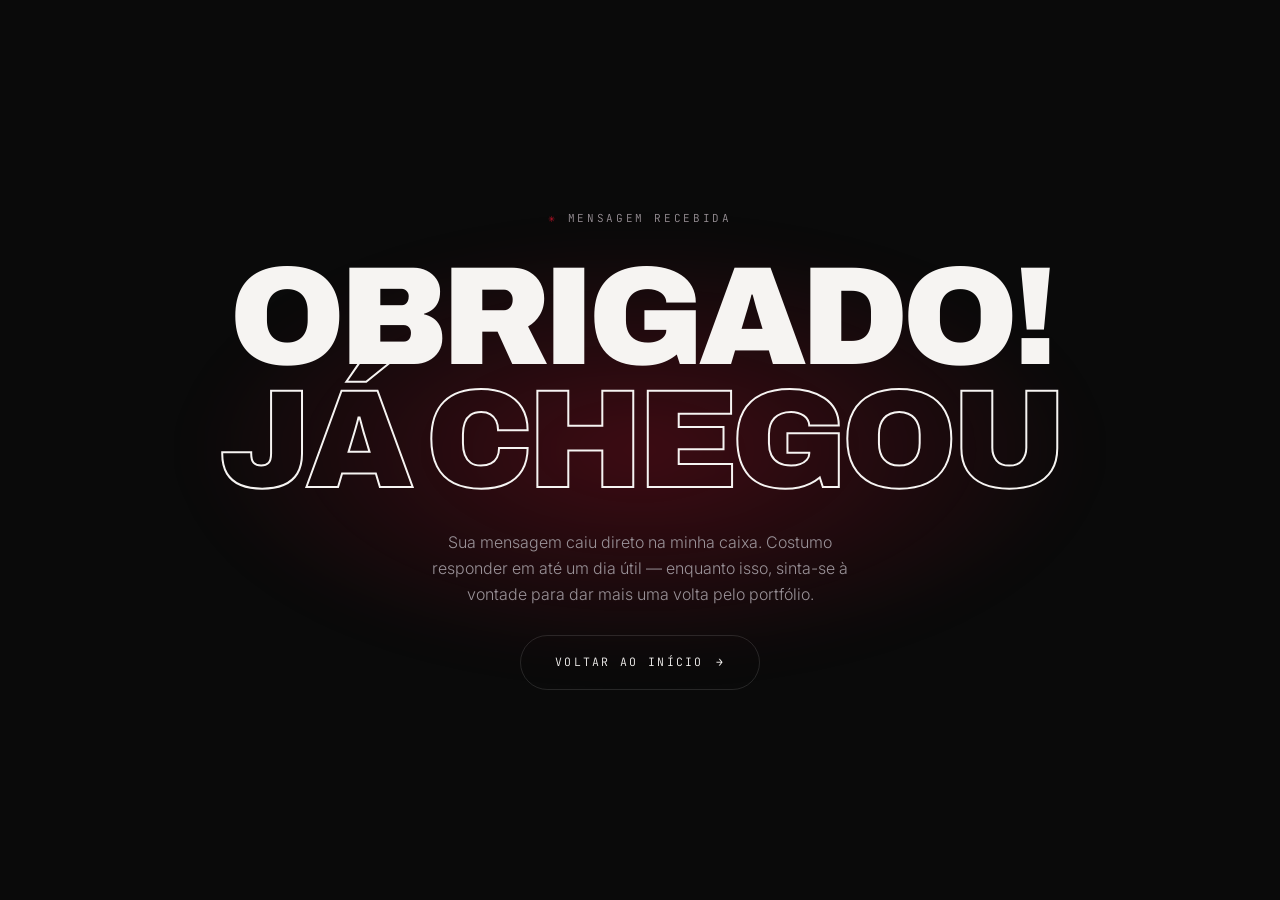
<file: obrigado.html>
<!DOCTYPE html>
<html lang="pt-BR">
<head>
<meta charset="UTF-8">
<meta name="viewport" content="width=device-width, initial-scale=1">
<title>Mensagem enviada — Arthur Martins</title>
<meta name="robots" content="noindex">
<link rel="icon" href="assets/favicon.svg" type="image/svg+xml">
<link rel="alternate icon" href="favicon.ico" sizes="any">
<link rel="apple-touch-icon" href="assets/apple-touch-icon.png">
<link rel="preconnect" href="https://fonts.googleapis.com">
<link rel="preconnect" href="https://fonts.gstatic.com" crossorigin>
<link href="https://fonts.googleapis.com/css2?family=Archivo:wght@400;700;900&family=Inter:wght@300;400&family=JetBrains+Mono:wght@400&display=swap" rel="stylesheet">
<link rel="stylesheet" href="css/style.css">
<style>
  .thanks{min-height:100svh;display:flex;flex-direction:column;align-items:center;justify-content:center;
          text-align:center;padding:40px var(--pad);gap:28px;position:relative;overflow:hidden}
  .thanks__glow{position:absolute;inset:auto;top:50%;left:50%;transform:translate(-50%,-50%);
                width:120vw;height:90vh;pointer-events:none;
                background:radial-gradient(42% 38% at 50% 50%, rgba(142,14,34,.4), transparent 70%);filter:blur(20px)}
  .thanks>*:not(.thanks__glow){position:relative;z-index:2}
  .thanks h1{font-family:var(--f-display);font-weight:900;font-size:clamp(44px,11vw,140px);
             line-height:.88;letter-spacing:-.05em;text-transform:uppercase}
  .thanks p{color:var(--grey);max-width:46ch}
  .thanks .btn{align-self:center}
</style>
</head>
<body class="is-ready">
  <section class="thanks">
    <div class="thanks__glow" aria-hidden="true"></div>
    <span class="tag"><i>✳</i> Mensagem recebida</span>
    <h1>Obrigado!<br><span style="-webkit-text-stroke:2px var(--white);color:transparent">Já chegou</span></h1>
    <p>Sua mensagem caiu direto na minha caixa. Costumo responder em até um dia útil — enquanto isso, sinta-se à vontade para dar mais uma volta pelo portfólio.</p>
    <a href="/" class="btn" data-magnet>Voltar ao início <i>→</i></a>
  </section>
  <script src="js/main.js" defer></script>
</body>
</html>
</file>
<file: css/style.css>
/* =========================================================
   Arthur Martins — Portfólio
   Paleta: bordô (#8E0E22) · preto (#0A0A0A) · branco (#F6F4F2)
   ========================================================= */

:root{
  --black:#0A0A0A;
  --black-2:#111012;
  --black-3:#171518;
  --white:#F6F4F2;
  --grey:#9A9298;
  --grey-2:#5E585C;
  --line:rgba(246,244,242,.12);

  --wine:#8E0E22;
  --wine-deep:#5E0715;
  --wine-hot:#C31329;
  --wine-glow:#E8364C;

  --bg:var(--black);
  --ink:var(--white);

  --f-display:'Archivo', 'Helvetica Neue', Arial, sans-serif;
  --f-body:'Inter', system-ui, -apple-system, sans-serif;
  --f-mono:'JetBrains Mono', ui-monospace, 'SFMono-Regular', monospace;

  --pad:clamp(20px, 5vw, 80px);
  --ease:cubic-bezier(.22,1,.36,1);
}

*,*::before,*::after{box-sizing:border-box;margin:0;padding:0}

html{scroll-behavior:smooth;-webkit-text-size-adjust:100%}
html.is-locked,body.is-locked{overflow:hidden}

body{
  background:var(--bg);
  color:var(--ink);
  font-family:var(--f-body);
  font-weight:300;
  line-height:1.6;
  overflow-x:hidden;
  -webkit-font-smoothing:antialiased;
}

img{max-width:100%;display:block;height:auto}
a{color:inherit;text-decoration:none}
button{font:inherit;color:inherit;background:none;border:0;cursor:pointer}
::selection{background:var(--wine-hot);color:#fff}

/* barra de rolagem */
::-webkit-scrollbar{width:9px}
::-webkit-scrollbar-track{background:var(--black)}
::-webkit-scrollbar-thumb{background:var(--wine-deep);border-radius:9px}
::-webkit-scrollbar-thumb:hover{background:var(--wine)}

kbd{
  font-family:var(--f-mono);font-size:.78em;
  padding:.15em .45em;border:1px solid var(--line);
  border-bottom-width:2px;border-radius:5px;
  background:rgba(246,244,242,.06);
}

/* =========================================================
   PRELOADER
   ========================================================= */
.loader{
  position:fixed;inset:0;z-index:9999;
  background:var(--black);
  display:flex;flex-direction:column;
  align-items:center;justify-content:center;gap:26px;
  transition:opacity .7s var(--ease), visibility .7s;
}
.loader.is-done{opacity:0;visibility:hidden}
.loader__count{
  font-family:var(--f-display);font-weight:900;
  font-size:clamp(64px,14vw,150px);line-height:.85;
  letter-spacing:-.04em;display:flex;align-items:flex-start;
}
.loader__count i{font-size:.3em;font-style:normal;margin-top:.5em;color:var(--wine-hot)}
.loader__label{
  font-family:var(--f-mono);font-size:11px;
  letter-spacing:.45em;text-transform:uppercase;color:var(--grey-2);
}
.loader__bar{
  position:absolute;top:0;left:0;right:0;height:2px;
  background:rgba(246,244,242,.08);
}
.loader__bar span{
  display:block;height:100%;width:0%;
  background:linear-gradient(90deg,var(--wine),var(--wine-glow));
  transition:width .2s linear;
}

/* =========================================================
   CURSOR
   ========================================================= */
.cursor{
  position:fixed;top:0;left:0;z-index:9998;
  width:34px;height:34px;margin:-17px 0 0 -17px;
  border:1px solid rgba(246,244,242,.45);border-radius:50%;
  pointer-events:none;mix-blend-mode:difference;
  transition:width .3s var(--ease),height .3s var(--ease),
             margin .3s var(--ease),background .3s var(--ease),
             opacity .3s;
  opacity:0;
}
.cursor span{
  position:absolute;top:50%;left:50%;width:4px;height:4px;
  margin:-2px 0 0 -2px;border-radius:50%;background:var(--white);
}
.cursor.is-on{opacity:1}
.cursor.is-hover{
  width:70px;height:70px;margin:-35px 0 0 -35px;
  background:rgba(246,244,242,.1);border-color:transparent;
}
.cursor.is-hover span{opacity:0}
@media (hover:none),(pointer:coarse){.cursor{display:none}}

/* =========================================================
   NAV
   ========================================================= */
.nav{
  position:fixed;top:0;left:0;right:0;z-index:900;
  display:flex;align-items:center;justify-content:space-between;
  gap:20px;padding:22px var(--pad);
  transition:transform .5s var(--ease),background .4s,backdrop-filter .4s,padding .4s;
}
.nav.is-stuck{
  background:rgba(10,10,10,.78);
  backdrop-filter:blur(14px);-webkit-backdrop-filter:blur(14px);
  padding-top:14px;padding-bottom:14px;
  border-bottom:1px solid var(--line);
}
.nav.is-hidden{transform:translateY(-110%)}

.nav__brand{
  display:flex;align-items:center;gap:10px;
  font-family:var(--f-mono);font-size:12.5px;letter-spacing:.06em;
}
.nav__mark{
  width:11px;height:11px;border-radius:50%;
  background:var(--wine-hot);
  box-shadow:0 0 0 0 rgba(195,19,41,.7);
  animation:mark 2.6s infinite;
}
@keyframes mark{
  0%{box-shadow:0 0 0 0 rgba(195,19,41,.6)}
  70%{box-shadow:0 0 0 12px rgba(195,19,41,0)}
  100%{box-shadow:0 0 0 0 rgba(195,19,41,0)}
}

.nav__links{display:flex;gap:30px}
.nav__links a{
  position:relative;font-size:13px;letter-spacing:.02em;
  color:var(--grey);transition:color .3s;
}
.nav__links a::after{
  content:'';position:absolute;left:0;bottom:-5px;
  width:0;height:1px;background:var(--wine-hot);
  transition:width .35s var(--ease);
}
.nav__links a:hover{color:var(--white)}
.nav__links a:hover::after,.nav__links a.is-current::after{width:100%}
.nav__links a.is-current{color:var(--white)}

.nav__game{
  display:inline-flex;align-items:center;gap:9px;
  font-family:var(--f-mono);font-size:11px;letter-spacing:.16em;
  text-transform:uppercase;padding:10px 20px;
  border:1px solid var(--line);border-radius:100px;
  transition:border-color .3s,background .3s,color .3s;
}
.nav__game:hover{background:var(--wine);border-color:var(--wine);color:#fff}
.nav__game-dot{
  width:6px;height:6px;border-radius:50%;background:var(--wine-glow);
  animation:blink 1.4s steps(2,start) infinite;
}
@keyframes blink{50%{opacity:.25}}

.nav__burger{display:none;width:34px;height:24px;position:relative}
.nav__burger span{
  position:absolute;left:0;width:100%;height:2px;background:var(--white);
  transition:transform .4s var(--ease),opacity .3s;
}
.nav__burger span:nth-child(1){top:6px}
.nav__burger span:nth-child(2){top:15px}
.nav__burger.is-open span:nth-child(1){transform:translateY(4.5px) rotate(45deg)}
.nav__burger.is-open span:nth-child(2){transform:translateY(-4.5px) rotate(-45deg)}

/* menu mobile */
.menu{
  position:fixed;inset:0;z-index:890;
  background:var(--black-2);
  display:flex;flex-direction:column;justify-content:center;
  padding:110px var(--pad) 40px;
  clip-path:inset(0 0 100% 0);
  transition:clip-path .7s var(--ease);
  visibility:hidden;
}
.menu.is-open{clip-path:inset(0 0 0 0);visibility:visible}
.menu__list{display:flex;flex-direction:column;gap:6px}
.menu__list a{
  display:flex;align-items:baseline;gap:16px;
  font-family:var(--f-display);font-weight:800;
  font-size:clamp(30px,8.5vw,56px);line-height:1.12;
  letter-spacing:-.03em;text-transform:uppercase;
  opacity:0;transform:translateY(26px);
  transition:color .3s;
}
.menu.is-open .menu__list a{
  animation:menuIn .6s var(--ease) forwards;
}
.menu.is-open .menu__list a:nth-child(1){animation-delay:.12s}
.menu.is-open .menu__list a:nth-child(2){animation-delay:.17s}
.menu.is-open .menu__list a:nth-child(3){animation-delay:.22s}
.menu.is-open .menu__list a:nth-child(4){animation-delay:.27s}
.menu.is-open .menu__list a:nth-child(5){animation-delay:.32s}
.menu.is-open .menu__list a:nth-child(6){animation-delay:.37s}
.menu.is-open .menu__list a:nth-child(7){animation-delay:.42s}
@keyframes menuIn{to{opacity:1;transform:translateY(0)}}
.menu__list a em{
  font-family:var(--f-mono);font-style:normal;font-weight:400;
  font-size:12px;color:var(--wine-hot);
}
.menu__list a:active,.menu__list a:hover{color:var(--wine-glow)}
.menu__foot{
  margin-top:48px;display:flex;flex-wrap:wrap;gap:22px;
  font-family:var(--f-mono);font-size:12px;color:var(--grey);
}

/* =========================================================
   TIPOGRAFIA COMPARTILHADA
   ========================================================= */
.eyebrow{
  font-family:var(--f-mono);font-size:11px;letter-spacing:.2em;
  text-transform:uppercase;color:var(--grey);
  display:inline-flex;align-items:center;gap:9px;
}
.pulse{
  width:7px;height:7px;border-radius:50%;
  background:var(--wine-glow);flex:none;
  animation:mark 2.6s infinite;
}
.tag{
  display:inline-flex;align-items:center;gap:10px;
  font-family:var(--f-mono);font-size:11px;letter-spacing:.24em;
  text-transform:uppercase;color:var(--grey);
}
.tag i{font-style:normal;color:var(--wine-hot)}

.section{position:relative;padding:clamp(90px,13vh,150px) var(--pad)}
.section__head{margin-bottom:clamp(40px,6vw,70px);max-width:900px}
.section__title{
  margin-top:20px;
  font-family:var(--f-display);font-weight:900;
  font-size:clamp(40px,8vw,104px);line-height:.92;
  letter-spacing:-.045em;text-transform:uppercase;
}
.section__sub{
  margin-top:22px;max-width:56ch;
  color:var(--grey);font-size:clamp(15px,1.5vw,17px);
}

/* revelar no scroll */
.reveal{
  opacity:0;transform:translateY(34px);
  transition:opacity .9s var(--ease),transform .9s var(--ease);
}
.reveal.is-in{opacity:1;transform:none}

/* citação lateral rotacionada */
.side-quote{
  position:absolute;left:calc(var(--pad) * .35);top:34%;
  writing-mode:vertical-rl;
  font-family:var(--f-mono);font-size:11px;letter-spacing:.14em;
  color:var(--grey-2);max-height:60vh;
}
@media (max-width:1100px){.side-quote{display:none}}

/* =========================================================
   HERO
   ========================================================= */
.hero{
  position:relative;min-height:100svh;
  display:flex;flex-direction:column;justify-content:space-between;
  padding:120px var(--pad) clamp(30px,5vh,56px);
  overflow:hidden;
}
.hero__glow{
  position:absolute;top:-25%;left:50%;transform:translateX(-50%);
  width:130vw;height:110vh;pointer-events:none;
  background:
    radial-gradient(48% 42% at 50% 42%, rgba(142,14,34,.36), transparent 70%),
    radial-gradient(30% 26% at 78% 62%, rgba(195,19,41,.16), transparent 70%);
  filter:blur(18px);
}
.hero__grain{
  position:absolute;inset:0;pointer-events:none;opacity:.35;
  background-image:url("data:image/svg+xml,%3Csvg xmlns='http://www.w3.org/2000/svg' width='160' height='160'%3E%3Cfilter id='n'%3E%3CfeTurbulence type='fractalNoise' baseFrequency='.85' numOctaves='3'/%3E%3C/filter%3E%3Crect width='100%25' height='100%25' filter='url(%23n)' opacity='.5'/%3E%3C/svg%3E");
  mix-blend-mode:overlay;
}
.hero>*:not(.hero__glow):not(.hero__grain){position:relative;z-index:2}

.hero__top{display:flex;justify-content:space-between;align-items:center;gap:20px}
.eyebrow--right{color:var(--grey-2)}

.hero__title{
  font-family:var(--f-display);font-weight:900;
  font-size:clamp(54px,15.5vw,230px);line-height:.84;
  letter-spacing:-.055em;text-transform:uppercase;
  margin:auto 0;
}
.hero__title .l{display:block;overflow:hidden;padding-top:.17em;margin-top:-.07em}
.hero__title .l--in{padding-left:clamp(12px,7vw,150px)}
.hero__title .l>span{
  display:block;transform:translateY(105%);
  transition:transform 1.1s var(--ease);
}
.hero__title .l--in>span{
  color:transparent;
  -webkit-text-stroke:clamp(1px,.22vw,3px) var(--white);
}
body.is-ready .hero__title .l>span{transform:translateY(0)}
body.is-ready .hero__title .l--in>span{transition-delay:.12s}

.hero__bottom{
  display:flex;justify-content:space-between;align-items:flex-end;
  gap:36px;flex-wrap:wrap;
}
.hero__name{
  font-family:var(--f-display);font-weight:700;
  font-size:clamp(19px,2.4vw,26px);letter-spacing:-.02em;
}
.hero__role{
  margin-top:8px;color:var(--grey);
  font-size:clamp(13px,1.35vw,15px);line-height:1.65;max-width:42ch;
}
.hero__role b{color:var(--white);font-weight:500}

.hero__status{display:flex;align-items:flex-end;gap:clamp(20px,4vw,48px)}
.badge{
  display:flex;align-items:center;gap:14px;
  padding:14px 22px;border:1px solid var(--line);border-radius:100px;
  background:rgba(246,244,242,.03);
  backdrop-filter:blur(6px);-webkit-backdrop-filter:blur(6px);
}
.badge__star{color:var(--wine-glow);font-size:19px;animation:spin 7s linear infinite;display:inline-block}
@keyframes spin{to{transform:rotate(360deg)}}
.badge strong{display:block;font-size:13px;font-weight:500}
.badge small{display:block;font-family:var(--f-mono);font-size:10.5px;color:var(--grey-2);letter-spacing:.05em}

.scrollcue{position:relative;width:104px;height:104px;flex:none;display:block}
.scrollcue svg{width:100%;height:100%;animation:spin 16s linear infinite}
.scrollcue text{
  font-family:var(--f-mono);font-size:9.2px;letter-spacing:.24em;
  fill:var(--grey);text-transform:uppercase;
}
.scrollcue__arrow{
  position:absolute;top:50%;left:50%;width:9px;height:9px;
  margin:-7px 0 0 -5px;
  border-right:1.6px solid var(--wine-glow);
  border-bottom:1.6px solid var(--wine-glow);
  transform:rotate(45deg);
  animation:bob 1.7s var(--ease) infinite;
}
@keyframes bob{0%,100%{transform:rotate(45deg) translate(0,0)}50%{transform:rotate(45deg) translate(4px,4px)}}
@media (max-width:700px){.scrollcue{display:none}}

/* =========================================================
   MARQUEE
   ========================================================= */
.marquee{
  border-top:1px solid var(--line);border-bottom:1px solid var(--line);
  background:var(--wine-deep);
  padding:16px 0;overflow:hidden;
}
.marquee__track{
  display:flex;align-items:center;gap:34px;width:max-content;
  animation:slide 34s linear infinite;
}
.marquee__track span{
  font-family:var(--f-display);font-weight:800;
  font-size:clamp(20px,3.4vw,40px);letter-spacing:-.02em;
  text-transform:uppercase;white-space:nowrap;
}
.marquee__track i{color:var(--wine-glow);font-style:normal;font-size:clamp(12px,1.6vw,19px)}
@keyframes slide{to{transform:translateX(-50%)}}
.marquee:hover .marquee__track{animation-play-state:paused}

/* =========================================================
   SOBRE
   ========================================================= */
.sobre__grid{
  display:grid;
  grid-template-columns:minmax(260px,.85fr) 1.9fr;
  gap:clamp(34px,6vw,84px);
  align-items:start;
}
.sobre__text{display:grid;grid-template-columns:1fr;gap:clamp(26px,4vw,48px)}
@media (min-width:1150px){
  .sobre__text{grid-template-columns:1fr 1.15fr}
}

.sobre__lead p{
  font-family:var(--f-display);font-weight:600;
  font-size:clamp(20px,2.5vw,29px);line-height:1.28;
  letter-spacing:-.02em;
}
.sobre__lead b{color:var(--wine-glow);font-weight:700}
.sobre__body p{color:var(--grey);margin-bottom:20px;max-width:62ch}
.sobre__body b{color:var(--white);font-weight:500}

/* retrato */
.portrait{position:sticky;top:110px}
.portrait__frame{
  position:relative;overflow:hidden;border-radius:4px;
  border:1px solid var(--line);
  background:var(--black-3);
}
.portrait__frame::after{
  content:'';position:absolute;inset:0;
  background:linear-gradient(180deg,rgba(142,14,34,.42),rgba(10,10,10,.1) 45%,rgba(10,10,10,.75));
  mix-blend-mode:multiply;
  transition:opacity .6s var(--ease);
}
.portrait__frame img{
  width:100%;aspect-ratio:3/4;object-fit:cover;
  filter:grayscale(1) contrast(1.08) brightness(.95);
  transition:filter .7s var(--ease),transform 1.1s var(--ease);
}
.portrait:hover .portrait__frame img{filter:grayscale(.15) contrast(1.02);transform:scale(1.03)}
.portrait:hover .portrait__frame::after{opacity:.35}
.portrait__grid{
  position:absolute;inset:0;z-index:2;pointer-events:none;
  background-image:linear-gradient(rgba(246,244,242,.055) 1px,transparent 1px);
  background-size:100% 4px;
  opacity:.65;
}
.portrait figcaption{
  display:flex;justify-content:space-between;align-items:baseline;
  gap:12px;margin-top:14px;
  font-family:var(--f-mono);font-size:10.5px;letter-spacing:.14em;
  text-transform:uppercase;
}
.portrait__name{color:var(--white)}
.portrait__meta{color:var(--grey-2)}
@media (max-width:860px){
  .sobre__grid{grid-template-columns:1fr}
  .portrait{position:static;max-width:340px}
}

.stats{
  display:grid;grid-template-columns:repeat(auto-fit,minmax(150px,1fr));
  gap:22px;margin-top:38px;padding-top:32px;border-top:1px solid var(--line);
}
.stat b{
  display:block;font-family:var(--f-display);font-weight:900;
  font-size:clamp(32px,4.6vw,54px);line-height:1;letter-spacing:-.04em;
  color:var(--wine-glow);
}
.stat span{
  display:block;margin-top:9px;
  font-family:var(--f-mono);font-size:10.5px;letter-spacing:.1em;
  text-transform:uppercase;color:var(--grey-2);line-height:1.55;
}

/* =========================================================
   STACK
   ========================================================= */
.drift{
  margin:clamp(30px,6vw,70px) calc(var(--pad) * -1) clamp(46px,7vw,90px);
  overflow:hidden;user-select:none;
}
.drift__row{
  display:flex;gap:clamp(26px,4vw,64px);width:max-content;
  font-family:var(--f-display);font-weight:900;
  font-size:clamp(42px,10vw,132px);line-height:1.02;
  letter-spacing:-.05em;text-transform:uppercase;
  will-change:transform;
}
.drift__row .ghost{
  color:transparent;-webkit-text-stroke:1.4px rgba(246,244,242,.2);
}
.drift__row span:not(.ghost){color:var(--white)}
.drift__row:nth-child(2) span:not(.ghost){color:var(--wine-hot)}

.skills{
  display:grid;grid-template-columns:1fr;
  gap:1px;background:var(--line);border:1px solid var(--line);
}
@media (min-width:660px){.skills{grid-template-columns:repeat(2,1fr)}}
@media (min-width:1180px){.skills{grid-template-columns:repeat(3,1fr)}}
.skillcard{background:var(--black);padding:clamp(24px,3vw,38px);transition:background .45s}
.skillcard:hover{background:var(--black-3)}
.skillcard header{display:flex;align-items:baseline;gap:12px;margin-bottom:26px}
.skillcard__n{font-family:var(--f-mono);font-size:11px;color:var(--wine-hot)}
.skillcard h3{
  font-family:var(--f-display);font-weight:700;font-size:17px;
  letter-spacing:-.01em;text-transform:uppercase;
}
.skillcard ul{list-style:none;display:flex;flex-direction:column;gap:15px}
.skillcard li{display:grid;gap:7px}
.skillcard li span{font-size:13.5px;color:var(--grey)}
.skillcard li i{
  display:block;height:2px;background:rgba(246,244,242,.1);
  position:relative;overflow:hidden;
}
.skillcard li i::after{
  content:'';position:absolute;inset:0 100% 0 0;
  background:linear-gradient(90deg,var(--wine),var(--wine-glow));
  transition:right 1.2s var(--ease);
}
.skillcard.is-in li i::after{right:calc(100% - var(--lv,0%))}

/* =========================================================
   PROJETOS
   ========================================================= */
.works__grid{display:grid;grid-template-columns:1fr;gap:clamp(30px,5vw,70px)}
@media (min-width:1000px){.works__grid{grid-template-columns:1.05fr .95fr}}

.works__list{display:flex;flex-direction:column}
.work{
  position:relative;padding:clamp(22px,3vw,32px) 0 clamp(22px,3vw,32px) 26px;
  border-top:1px solid var(--line);cursor:pointer;
  transition:padding-left .45s var(--ease);
}
.work:last-child{border-bottom:1px solid var(--line)}
.work::before{
  content:'';position:absolute;left:0;top:0;bottom:0;width:2px;
  background:var(--wine-hot);transform:scaleY(0);transform-origin:top;
  transition:transform .5s var(--ease);
}
.work.is-active::before{transform:scaleY(1)}
.work.is-active{padding-left:34px}
.work__year{
  display:inline-flex;align-items:center;gap:8px;
  font-family:var(--f-mono);font-size:10.5px;letter-spacing:.18em;
  color:var(--grey-2);
}
.work__dot{width:5px;height:5px;border-radius:50%;background:var(--wine-glow)}
.work h3{
  margin:9px 0 5px;
  font-family:var(--f-display);font-weight:800;
  font-size:clamp(26px,4vw,46px);line-height:1;
  letter-spacing:-.035em;text-transform:uppercase;
  color:var(--grey-2);transition:color .45s var(--ease);
}
.work.is-active h3,.work:hover h3{color:var(--white)}
.work>p{font-size:14px;color:var(--grey)}
.work__cat{
  display:inline-block;margin-top:14px;
  font-family:var(--f-mono);font-size:10px;letter-spacing:.2em;
  text-transform:uppercase;color:var(--grey-2);
  transition:color .35s,transform .35s var(--ease);
}
.work.is-active .work__cat{color:var(--wine-glow);transform:translateX(5px)}

.work__panel{
  display:grid;grid-template-rows:0fr;
  transition:grid-template-rows .65s var(--ease),opacity .5s,margin .5s;
  opacity:0;overflow:hidden;
}
.work.is-active .work__panel{grid-template-rows:1fr;opacity:1;margin-top:22px}
.work__panel>*{min-height:0}
.work__panel-in{display:flow-root}
.work__panel p{font-size:14px;color:var(--grey);margin-bottom:14px;max-width:60ch}
.work__panel b{color:var(--white);font-weight:500}
.work__result{
  padding:14px 18px;border-left:2px solid var(--wine);
  background:rgba(142,14,34,.1);font-size:13.5px !important;
}
.work__link a{
  font-family:var(--f-mono);font-size:11px;letter-spacing:.14em;
  text-transform:uppercase;color:var(--wine-glow);
  border-bottom:1px solid currentColor;padding-bottom:2px;
}
.work__tags{list-style:none;display:flex;flex-wrap:wrap;gap:8px;margin-bottom:18px}
.work__tags li{
  font-family:var(--f-mono);font-size:10px;letter-spacing:.1em;
  text-transform:uppercase;color:var(--grey);
  padding:6px 11px;border:1px solid var(--line);border-radius:100px;
}

.works__view{display:none}
@media (min-width:1000px){.works__view{display:block}}
.works__sticky{
  position:sticky;top:120px;
  aspect-ratio:4/5;max-height:74vh;
  border:1px solid var(--line);overflow:hidden;
  background:var(--black-2);
}
.wcard{
  position:absolute;inset:0;padding:clamp(22px,2.6vw,34px);
  display:flex;flex-direction:column;justify-content:flex-end;
  opacity:0;transform:scale(1.04);
  transition:opacity .75s var(--ease),transform .9s var(--ease);
  pointer-events:none;
}
.wcard.is-on{opacity:1;transform:scale(1)}
.wcard__num{
  position:absolute;top:24px;right:26px;
  font-family:var(--f-display);font-weight:900;
  font-size:clamp(50px,6vw,86px);line-height:1;letter-spacing:-.05em;
  color:transparent;-webkit-text-stroke:1.5px rgba(246,244,242,.22);
}
.wcard__art{position:absolute;inset:0;z-index:-1}
.wcard b{
  position:relative;font-family:var(--f-display);font-weight:800;
  font-size:clamp(22px,2.5vw,32px);letter-spacing:-.03em;text-transform:uppercase;
}
.wcard small{
  position:relative;margin-top:7px;
  font-family:var(--f-mono);font-size:10.5px;letter-spacing:.16em;
  text-transform:uppercase;color:var(--grey);
}
.art--1{background:
  radial-gradient(90% 70% at 20% 10%, rgba(195,19,41,.55), transparent 60%),
  repeating-linear-gradient(135deg, rgba(246,244,242,.05) 0 2px, transparent 2px 13px),
  linear-gradient(160deg,#2A0410,#0A0A0A)}
.art--2{background:
  radial-gradient(80% 60% at 80% 20%, rgba(142,14,34,.6), transparent 62%),
  repeating-linear-gradient(0deg, rgba(246,244,242,.045) 0 1px, transparent 1px 16px),
  linear-gradient(200deg,#1C0309,#0A0A0A)}
.art--3{background:
  conic-gradient(from 210deg at 70% 30%, rgba(195,19,41,.5), transparent 45%, rgba(94,7,21,.6)),
  linear-gradient(180deg,#160207,#0A0A0A)}
.art--4{background:
  radial-gradient(70% 55% at 30% 75%, rgba(232,54,76,.35), transparent 60%),
  repeating-linear-gradient(90deg, rgba(246,244,242,.05) 0 1px, transparent 1px 24px),
  linear-gradient(140deg,#230410,#0A0A0A)}
.art--5{background:
  radial-gradient(85% 65% at 50% 100%, rgba(142,14,34,.55), transparent 60%),
  repeating-linear-gradient(45deg, rgba(246,244,242,.04) 0 3px, transparent 3px 18px),
  linear-gradient(20deg,#1A0208,#0A0A0A)}
.art--6{background:
  radial-gradient(75% 60% at 25% 25%, rgba(232,54,76,.4), transparent 62%),
  repeating-linear-gradient(0deg, rgba(246,244,242,.05) 0 2px, transparent 2px 20px),
  linear-gradient(240deg,#1E030B,#0A0A0A)}
.art--7{background:
  conic-gradient(from 40deg at 35% 65%, rgba(142,14,34,.55), transparent 42%, rgba(195,19,41,.4)),
  repeating-linear-gradient(90deg, rgba(246,244,242,.04) 0 2px, transparent 2px 15px),
  linear-gradient(300deg,#210410,#0A0A0A)}
.art--8{background:
  radial-gradient(70% 55% at 65% 35%, rgba(195,19,41,.45), transparent 60%),
  repeating-linear-gradient(115deg, rgba(246,244,242,.05) 0 2px, transparent 2px 11px),
  linear-gradient(190deg,#240512,#0A0A0A)}

/* =========================================================
   TRAJETÓRIA
   ========================================================= */
.path__cols{
  display:grid;grid-template-columns:1fr;gap:clamp(40px,6vw,80px);
}
@media (min-width:900px){.path__cols{grid-template-columns:1fr 1fr}}
.path__kicker{
  font-family:var(--f-mono);font-size:11px;letter-spacing:.24em;
  text-transform:uppercase;color:var(--wine-glow);
  padding-bottom:16px;margin-bottom:34px;border-bottom:1px solid var(--line);
}
.tl{position:relative;padding:0 0 38px 28px;border-left:1px solid var(--line)}
.tl:last-child{padding-bottom:0}
.tl::before{
  content:'';position:absolute;left:-5px;top:5px;
  width:9px;height:9px;border-radius:50%;
  background:var(--black);border:1.5px solid var(--wine-hot);
  transition:background .4s;
}
.tl:hover::before{background:var(--wine-hot)}
.tl__when{
  font-family:var(--f-mono);font-size:10.5px;letter-spacing:.14em;
  text-transform:uppercase;color:var(--grey-2);
}
.tl h3{
  margin:10px 0 5px;
  font-family:var(--f-display);font-weight:700;
  font-size:clamp(18px,2.1vw,23px);letter-spacing:-.02em;
}
.tl__where{font-size:13px;color:var(--wine-glow);margin-bottom:11px}
.tl p{font-size:13.5px;color:var(--grey);max-width:50ch}
.tl--edu::before{border-color:var(--white)}
.tl--edu:hover::before{background:var(--white)}

.chips{list-style:none;display:flex;flex-wrap:wrap;gap:7px;margin-top:16px}
.chips li{
  font-family:var(--f-mono);font-size:9.5px;letter-spacing:.1em;
  text-transform:uppercase;color:var(--grey-2);
  padding:5px 10px;border:1px solid var(--line);border-radius:100px;
}

/* =========================================================
   CERTIFICADOS
   ========================================================= */
/* flex em vez de grid: com 5 cartões a última linha se estica
   e nunca sobra célula vazia mostrando a cor das divisórias */
.certs__list{
  display:flex;flex-wrap:wrap;
  gap:1px;background:var(--line);border:1px solid var(--line);
}
.cert{
  position:relative;display:block;flex:1 1 100%;background:var(--black);
  padding:clamp(26px,3.4vw,44px);overflow:hidden;
  transition:background .5s var(--ease);
}
/* número de colunas fixo por faixa: com 5 cartões o desktop fica 3 + 2,
   e a última linha se estica sozinha (flex-grow) em vez de deixar vão cinza */
@media (min-width:660px){.cert{flex-basis:calc(50% - 1px)}}
@media (min-width:1060px){.cert{flex-basis:calc(33.333% - 1px)}}

.cert::after{
  content:'';position:absolute;left:0;right:0;bottom:0;height:2px;
  background:linear-gradient(90deg,var(--wine),var(--wine-glow));
  transform:scaleX(0);transform-origin:left;
  transition:transform .6s var(--ease);
}
.cert:hover{background:var(--black-3)}
.cert:hover::after{transform:scaleX(1)}
.cert__issuer{
  font-family:var(--f-mono);font-size:10px;letter-spacing:.24em;
  text-transform:uppercase;color:var(--wine-glow);
}
.cert h3{
  margin:16px 0 20px;
  font-family:var(--f-display);font-weight:800;
  font-size:clamp(21px,2.6vw,30px);line-height:1.1;letter-spacing:-.03em;
}
.cert h3 span{display:block;font-weight:500;font-size:.58em;color:var(--grey);letter-spacing:0;margin-top:6px}
.cert__meta{
  display:flex;flex-wrap:wrap;gap:14px;align-items:center;
  padding:14px 0;border-top:1px solid var(--line);border-bottom:1px solid var(--line);
  font-family:var(--f-mono);font-size:10.5px;color:var(--grey-2);letter-spacing:.06em;
}
.cert__meta code{color:var(--grey);background:rgba(246,244,242,.05);padding:4px 9px;border-radius:4px}
.cert__go{
  display:inline-block;margin-top:22px;
  font-family:var(--f-mono);font-size:11px;letter-spacing:.16em;
  text-transform:uppercase;color:var(--white);
  transition:transform .4s var(--ease),color .3s;
}
.cert:hover .cert__go{color:var(--wine-glow);transform:translateX(6px)}

/* =========================================================
   GAME
   ========================================================= */
.game{background:var(--black-2);border-top:1px solid var(--line);border-bottom:1px solid var(--line)}
.game__wrap{
  display:grid;grid-template-columns:1fr;gap:clamp(26px,4vw,56px);
  align-items:start;
}
@media (min-width:900px){.game__wrap{grid-template-columns:auto 1fr}}

.game__stage{
  position:relative;width:min(480px,100%);margin-inline:auto;
  border:1px solid var(--line);overflow:hidden;
  background:#0E0A0C;border-radius:6px;
  box-shadow:0 34px 90px rgba(0,0,0,.55);
}
#flappy{display:block;width:100%;height:auto;touch-action:manipulation;cursor:pointer}
.game__hud{
  position:absolute;top:16px;left:16px;right:16px;
  display:flex;justify-content:space-between;gap:12px;pointer-events:none;
}
.game__score{text-align:left}
.game__score--best{text-align:right}
.game__score span{
  display:block;font-family:var(--f-mono);font-size:9px;
  letter-spacing:.22em;color:rgba(246,244,242,.5);
}
.game__score b{
  display:block;font-family:var(--f-display);font-weight:900;
  font-size:30px;line-height:1;letter-spacing:-.03em;
  text-shadow:0 2px 12px rgba(0,0,0,.6);
}
.game__score--best b{color:var(--wine-glow);font-size:22px}
.game__sound{
  position:absolute;right:14px;bottom:14px;
  width:36px;height:36px;border-radius:50%;
  border:1px solid var(--line);background:rgba(10,10,10,.6);
  font-size:14px;line-height:1;color:var(--grey);
  transition:color .3s,border-color .3s,background .3s;
}
.game__sound.is-on{color:var(--wine-glow);border-color:var(--wine)}
.game__sound:hover{background:rgba(142,14,34,.35);color:var(--white)}

.game__side{display:flex;flex-direction:column;gap:20px;max-width:48ch}
.game__tip{
  font-size:13.5px;color:var(--grey);line-height:1.85;
  padding:20px 24px;border:1px solid var(--line);border-radius:4px;
  background:rgba(246,244,242,.02);
}
.game__tip b{
  display:block;margin-bottom:8px;color:var(--white);
  font-family:var(--f-mono);font-size:10.5px;letter-spacing:.2em;
  text-transform:uppercase;font-weight:500;
}
.game__credit{font-family:var(--f-mono);font-size:10.5px;letter-spacing:.08em;color:var(--grey-2)}

/* =========================================================
   CONTATO
   ========================================================= */
.contact__top{
  display:flex;justify-content:space-between;align-items:flex-end;
  gap:40px;flex-wrap:wrap;margin-bottom:clamp(44px,6vw,80px);
}
.contact__top .section__head{margin-bottom:0}
.bigcta{
  display:grid;place-items:center;flex:none;
  width:clamp(170px,20vw,230px);height:clamp(170px,20vw,230px);
  border:1px solid var(--line);border-radius:50%;
  font-family:var(--f-display);font-weight:800;
  font-size:clamp(20px,2.3vw,28px);line-height:1.08;
  letter-spacing:-.03em;text-transform:uppercase;text-align:center;
  position:relative;overflow:hidden;
  transition:color .4s,border-color .4s;
}
.bigcta::before{
  content:'';position:absolute;inset:0;border-radius:50%;
  background:linear-gradient(150deg,var(--wine),var(--wine-deep));
  transform:scale(0);transition:transform .6s var(--ease);
}
.bigcta span{position:relative;z-index:2}
.bigcta:hover{border-color:transparent;color:#fff}
.bigcta:hover::before{transform:scale(1)}

.contact__grid{
  display:grid;grid-template-columns:1fr;gap:clamp(34px,5vw,70px);
}
@media (min-width:900px){.contact__grid{grid-template-columns:1.15fr .85fr}}

.form{display:flex;flex-direction:column;gap:26px}
.hp{position:absolute;left:-9999px;opacity:0;pointer-events:none}
.field{position:relative}
.field input,.field textarea{
  width:100%;padding:20px 2px 12px;
  background:none;border:0;border-bottom:1px solid var(--line);
  color:var(--white);font-family:var(--f-body);font-size:15.5px;font-weight:300;
  transition:border-color .4s;resize:vertical;
}
.field input:focus,.field textarea:focus{outline:none;border-color:var(--wine-glow)}
.field label{
  position:absolute;left:2px;top:20px;pointer-events:none;
  font-family:var(--f-mono);font-size:11.5px;letter-spacing:.14em;
  text-transform:uppercase;color:var(--grey-2);
  transition:transform .35s var(--ease),color .35s,font-size .35s;
  transform-origin:left;
}
.field input:focus+label,.field textarea:focus+label,
.field input:not(:placeholder-shown)+label,
.field textarea:not(:placeholder-shown)+label{
  transform:translateY(-19px) scale(.82);color:var(--wine-glow);
}
.btn{
  align-self:flex-start;display:inline-flex;align-items:center;gap:12px;
  padding:17px 34px;border:1px solid var(--line);border-radius:100px;
  font-family:var(--f-mono);font-size:11.5px;letter-spacing:.2em;
  text-transform:uppercase;position:relative;overflow:hidden;
  transition:color .35s,border-color .35s;
}
.btn i{font-style:normal;transition:transform .4s var(--ease)}
.btn::before{
  content:'';position:absolute;inset:0;
  background:linear-gradient(120deg,var(--wine),var(--wine-hot));
  transform:translateY(101%);transition:transform .45s var(--ease);
}
.btn span,.btn i{position:relative;z-index:2}
.btn:hover{border-color:transparent;color:#fff}
.btn:hover::before{transform:translateY(0)}
.btn:hover i{transform:translateX(6px)}
.form__note{font-family:var(--f-mono);font-size:10.5px;color:var(--grey-2);letter-spacing:.05em;line-height:1.7}

.contact__links{display:flex;flex-direction:column;border-top:1px solid var(--line)}
.contact__links a{
  display:flex;align-items:baseline;gap:14px;
  padding:22px 4px;border-bottom:1px solid var(--line);
  transition:padding-left .4s var(--ease),background .4s;
}
.contact__links a:hover{padding-left:18px;background:rgba(246,244,242,.03)}
.contact__links b{
  font-family:var(--f-display);font-weight:700;font-size:19px;
  letter-spacing:-.02em;min-width:110px;
}
.contact__links a>span{flex:1;min-width:0;font-family:var(--f-mono);font-size:11px;color:var(--grey-2);letter-spacing:.06em;overflow-wrap:anywhere}
.contact__links i{font-style:normal;color:var(--wine-glow);transition:transform .4s var(--ease)}
.contact__links a:hover i{transform:translate(4px,-4px)}
.contact__where{
  padding:26px 4px;font-size:13px;color:var(--grey);
  display:flex;flex-wrap:wrap;align-items:center;gap:10px;
}
.contact__where small{display:block;width:100%;font-family:var(--f-mono);font-size:10px;letter-spacing:.12em;text-transform:uppercase;color:var(--grey-2);margin-top:4px}

/* =========================================================
   FOOTER
   ========================================================= */
.footer{padding:clamp(50px,7vw,90px) var(--pad) 34px;overflow:hidden}
.footer__big{
  font-family:var(--f-display);font-weight:900;
  font-size:clamp(46px,15vw,210px);line-height:.85;
  letter-spacing:-.055em;text-align:center;white-space:nowrap;
  color:transparent;-webkit-text-stroke:1px rgba(246,244,242,.16);
  margin-bottom:clamp(30px,5vw,60px);
}
.footer__row{
  display:flex;justify-content:space-between;align-items:center;
  gap:18px;flex-wrap:wrap;padding-top:26px;border-top:1px solid var(--line);
  font-family:var(--f-mono);font-size:10.5px;letter-spacing:.12em;
  text-transform:uppercase;color:var(--grey-2);
}
.footer__row a{transition:color .3s}
.footer__row a:hover{color:var(--wine-glow)}

/* =========================================================
   RESPONSIVO
   ========================================================= */
@media (max-width:900px){
  .nav__links,.nav__game{display:none}
  .nav__burger{display:block}
  .hero{padding-top:100px}
  .hero__bottom{flex-direction:column;align-items:flex-start;gap:26px}
  .hero__status{width:100%;justify-content:space-between}
}
@media (max-width:560px){
  .badge{padding:12px 16px;gap:10px}
  .badge__star{font-size:15px}
  .contact__links b{min-width:auto}
  .contact__links a{flex-wrap:wrap}
  .game__hud{top:12px;left:12px;right:12px}
  .game__score b{font-size:24px}
}

/* =========================================================
   PREFERÊNCIA DE MOVIMENTO REDUZIDO
   ========================================================= */
@media (prefers-reduced-motion:reduce){
  *,*::before,*::after{
    animation-duration:.01ms !important;animation-iteration-count:1 !important;
    transition-duration:.01ms !important;scroll-behavior:auto !important;
  }
  .reveal{opacity:1;transform:none}
  .hero__title .l>span{transform:none}
}
</file>
